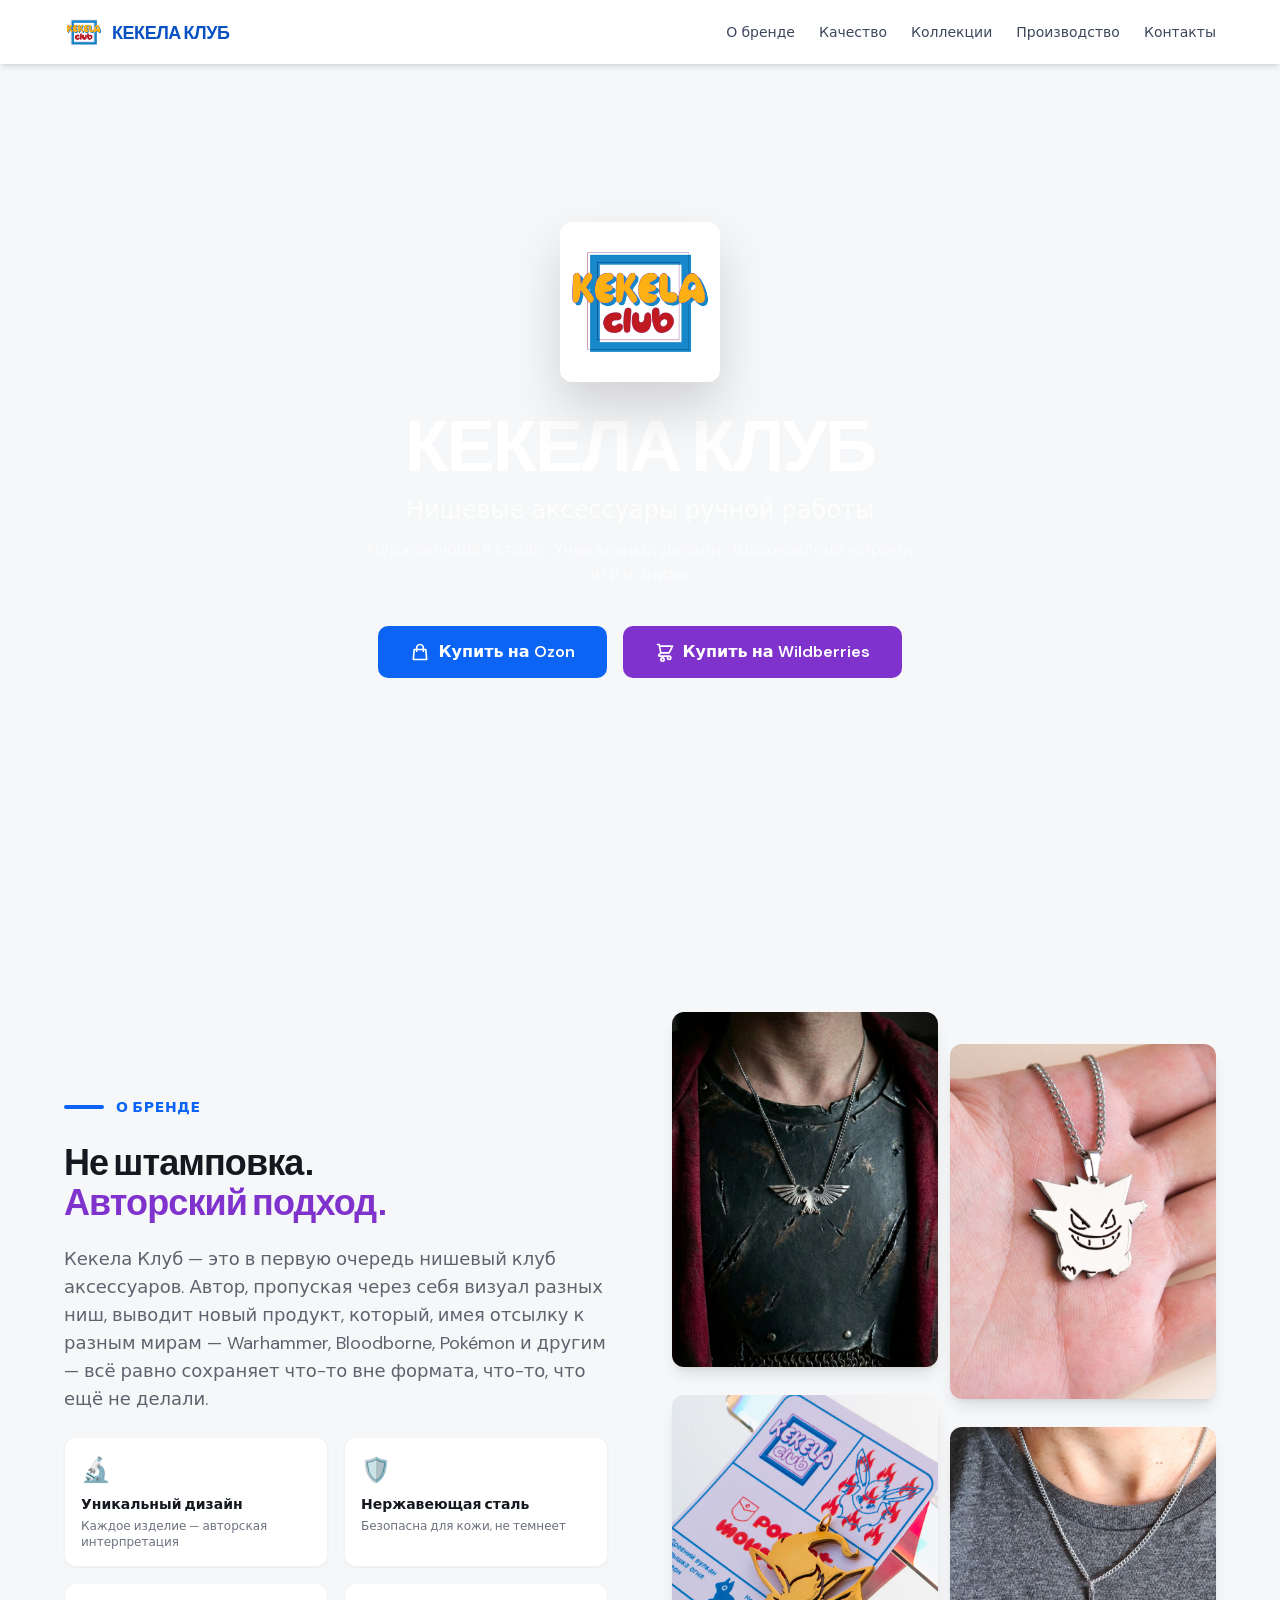
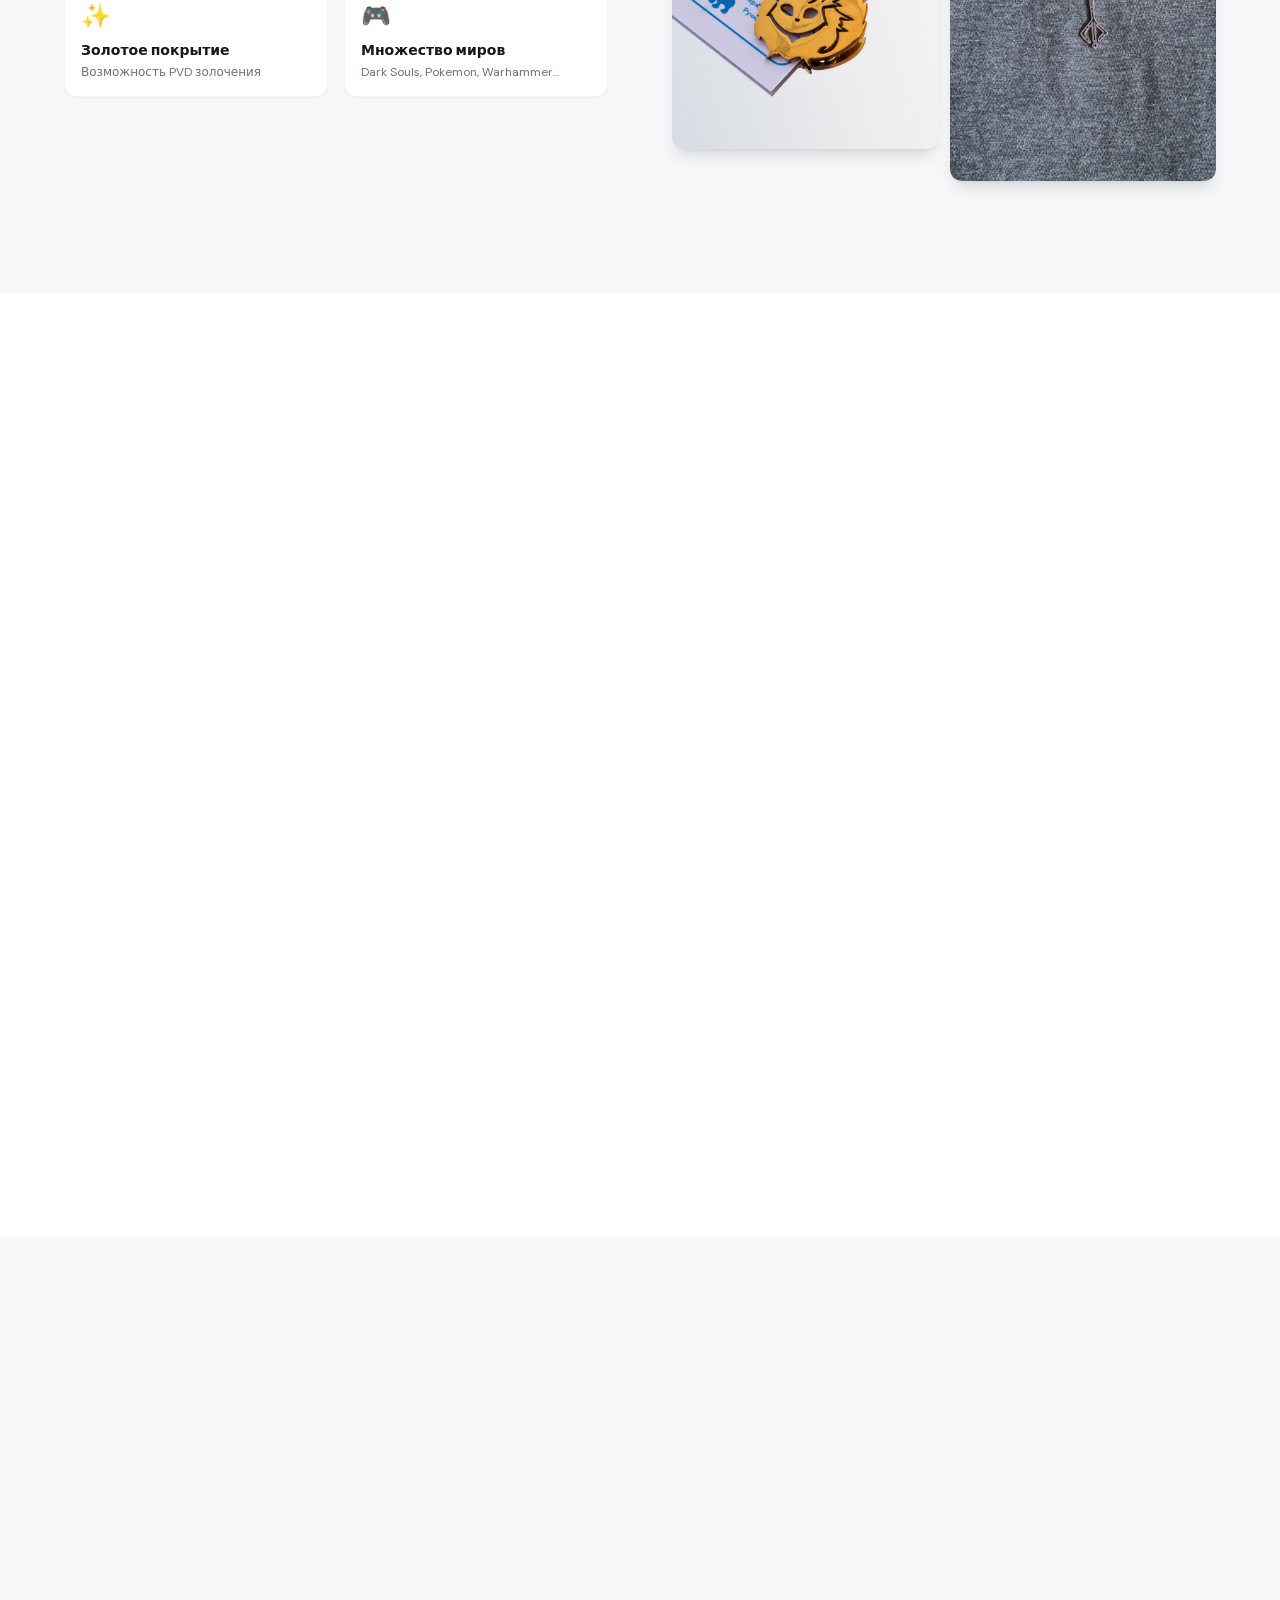
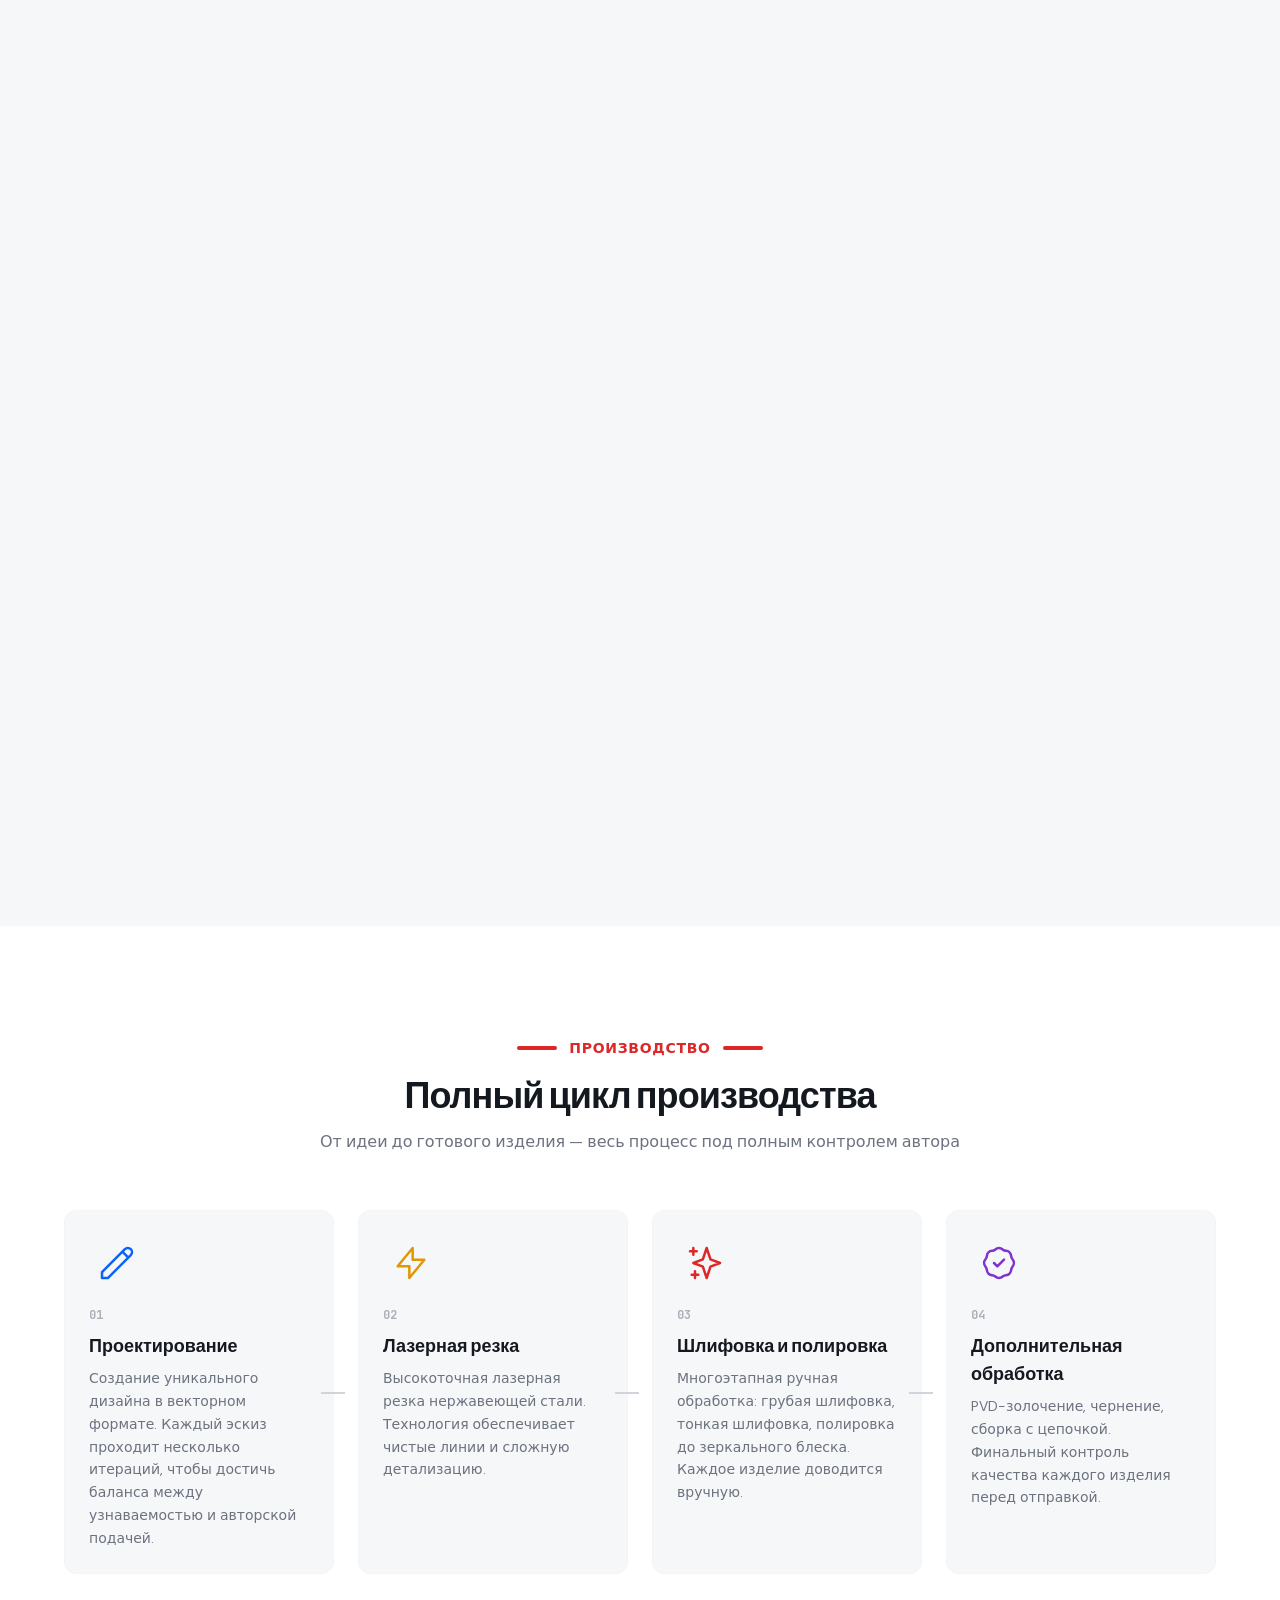
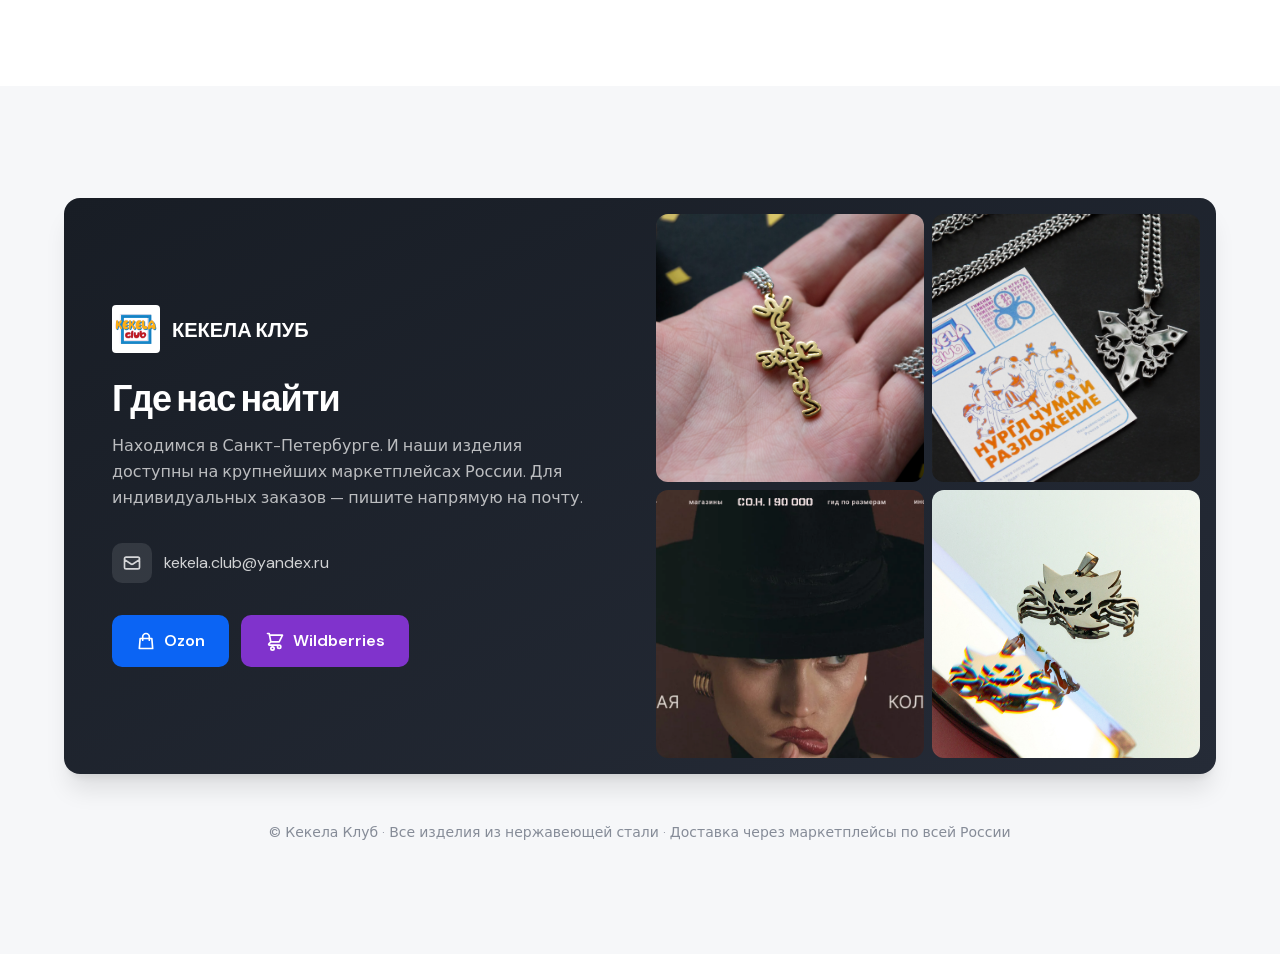
<file: index.html>
<!DOCTYPE html><html lang="ru"><head><meta charSet="utf-8"/><meta name="viewport" content="width=device-width, initial-scale=1"/><link rel="preload" href="/_next/static/media/13971731025ec697-s.p.woff2" as="font" crossorigin="" type="font/woff2"/><link rel="preload" href="/_next/static/media/636a5ac981f94f8b-s.p.woff2" as="font" crossorigin="" type="font/woff2"/><link rel="preload" href="/_next/static/media/bb3ef058b751a6ad-s.p.woff2" as="font" crossorigin="" type="font/woff2"/><link rel="stylesheet" href="/_next/static/css/e336bb02e44b6ad5.css" data-precedence="next"/><link rel="preload" as="script" fetchPriority="low" href="/_next/static/chunks/webpack-94a65342.js"/><script src="/_next/static/chunks/fd9d1056-8e0367ad.js" async=""></script><script src="/_next/static/chunks/117-74ee8e79.js" async=""></script><script src="/_next/static/chunks/main-app-bc7282a7.js" async=""></script><script src="/_next/static/chunks/145-70849d82.js" async=""></script><script src="/_next/static/chunks/app/page-8969a06a.js" async=""></script><script src="/_next/static/chunks/app/layout-61dd9205.js" async=""></script><title>Кекела Клуб — Нишевые аксессуары ручной работы</title><meta name="description" content="Авторские аксессуары из нержавеющей стали по мотивам Warhammer, Bloodborne, Pokemon и других вселенных. Ручная работа, уникальный дизайн."/><meta property="og:title" content="Кекела Клуб — Нишевые аксессуары ручной работы"/><meta property="og:description" content="Авторские аксессуары из нержавеющей стали по мотивам Warhammer, Bloodborne, Pokemon и других вселенных."/><meta property="og:image" content="http://localhost:3000/og-image.png"/><meta property="og:image:width" content="1200"/><meta property="og:image:height" content="630"/><meta name="twitter:card" content="summary_large_image"/><meta name="twitter:title" content="Кекела Клуб — Нишевые аксессуары ручной работы"/><meta name="twitter:description" content="Авторские аксессуары из нержавеющей стали по мотивам Warhammer, Bloodborne, Pokemon и других вселенных."/><meta name="twitter:image" content="http://localhost:3000/og-image.png"/><meta name="twitter:image:width" content="1200"/><meta name="twitter:image:height" content="630"/><link rel="shortcut icon" href="/favicon.svg"/><link rel="icon" href="/favicon.svg"/><meta name="next-size-adjust"/><script src="https://apps.abacus.ai/chatllm/appllm-lib.js"></script><script src="/_next/static/chunks/polyfills-42372ed130431b0a.js" noModule=""></script></head><body class="__variable_0d7163 __variable_646807 __variable_3c557b font-sans bg-[hsl(220,20%,97%)]"><script>!function(){var d=document.documentElement,c=d.classList;c.remove('light','dark');d.style.colorScheme = 'light';c.add('light')}()</script><div class="min-h-screen bg-[hsl(220,20%,97%)]"></div><script src="/_next/static/chunks/webpack-94a65342.js" async=""></script><script>(self.__next_f=self.__next_f||[]).push([0]);self.__next_f.push([2,null])</script><script>self.__next_f.push([1,"1:HL[\"/_next/static/media/13971731025ec697-s.p.woff2\",\"font\",{\"crossOrigin\":\"\",\"type\":\"font/woff2\"}]\n2:HL[\"/_next/static/media/636a5ac981f94f8b-s.p.woff2\",\"font\",{\"crossOrigin\":\"\",\"type\":\"font/woff2\"}]\n3:HL[\"/_next/static/media/bb3ef058b751a6ad-s.p.woff2\",\"font\",{\"crossOrigin\":\"\",\"type\":\"font/woff2\"}]\n4:HL[\"/_next/static/css/e336bb02e44b6ad5.css\",\"style\"]\n"])</script><script>self.__next_f.push([1,"5:I[2846,[],\"\"]\n7:I[8724,[\"145\",\"static/chunks/145-70849d82.js\",\"931\",\"static/chunks/app/page-8969a06a.js\"],\"default\"]\n8:I[2798,[\"185\",\"static/chunks/app/layout-61dd9205.js\"],\"ThemeProvider\"]\n9:I[4707,[],\"\"]\na:I[6423,[],\"\"]\nb:I[369,[\"185\",\"static/chunks/app/layout-61dd9205.js\"],\"Toaster\"]\nc:I[4215,[\"185\",\"static/chunks/app/layout-61dd9205.js\"],\"ChunkLoadErrorHandler\"]\ne:I[1060,[],\"\"]\nf:[]\n"])</script><script>self.__next_f.push([1,"0:[\"$\",\"$L5\",null,{\"buildId\":\"pSHrnedSrJ8Avmu32Fhk3\",\"assetPrefix\":\"\",\"urlParts\":[\"\",\"\"],\"initialTree\":[\"\",{\"children\":[\"__PAGE__\",{}]},\"$undefined\",\"$undefined\",true],\"initialSeedData\":[\"\",{\"children\":[\"__PAGE__\",{},[[\"$L6\",[\"$\",\"$L7\",null,{}],null],null],null]},[[[[\"$\",\"link\",\"0\",{\"rel\":\"stylesheet\",\"href\":\"/_next/static/css/e336bb02e44b6ad5.css\",\"precedence\":\"next\",\"crossOrigin\":\"$undefined\"}]],[\"$\",\"html\",null,{\"lang\":\"ru\",\"suppressHydrationWarning\":true,\"children\":[[\"$\",\"head\",null,{\"children\":[\"$\",\"script\",null,{\"src\":\"https://apps.abacus.ai/chatllm/appllm-lib.js\"}]}],[\"$\",\"body\",null,{\"className\":\"__variable_0d7163 __variable_646807 __variable_3c557b font-sans bg-[hsl(220,20%,97%)]\",\"children\":[\"$\",\"$L8\",null,{\"attribute\":\"class\",\"defaultTheme\":\"light\",\"enableSystem\":false,\"disableTransitionOnChange\":true,\"forcedTheme\":\"light\",\"children\":[[\"$\",\"$L9\",null,{\"parallelRouterKey\":\"children\",\"segmentPath\":[\"children\"],\"error\":\"$undefined\",\"errorStyles\":\"$undefined\",\"errorScripts\":\"$undefined\",\"template\":[\"$\",\"$La\",null,{}],\"templateStyles\":\"$undefined\",\"templateScripts\":\"$undefined\",\"notFound\":[[\"$\",\"title\",null,{\"children\":\"404: This page could not be found.\"}],[\"$\",\"div\",null,{\"style\":{\"fontFamily\":\"system-ui,\\\"Segoe UI\\\",Roboto,Helvetica,Arial,sans-serif,\\\"Apple Color Emoji\\\",\\\"Segoe UI Emoji\\\"\",\"height\":\"100vh\",\"textAlign\":\"center\",\"display\":\"flex\",\"flexDirection\":\"column\",\"alignItems\":\"center\",\"justifyContent\":\"center\"},\"children\":[\"$\",\"div\",null,{\"children\":[[\"$\",\"style\",null,{\"dangerouslySetInnerHTML\":{\"__html\":\"body{color:#000;background:#fff;margin:0}.next-error-h1{border-right:1px solid rgba(0,0,0,.3)}@media (prefers-color-scheme:dark){body{color:#fff;background:#000}.next-error-h1{border-right:1px solid rgba(255,255,255,.3)}}\"}}],[\"$\",\"h1\",null,{\"className\":\"next-error-h1\",\"style\":{\"display\":\"inline-block\",\"margin\":\"0 20px 0 0\",\"padding\":\"0 23px 0 0\",\"fontSize\":24,\"fontWeight\":500,\"verticalAlign\":\"top\",\"lineHeight\":\"49px\"},\"children\":\"404\"}],[\"$\",\"div\",null,{\"style\":{\"display\":\"inline-block\"},\"children\":[\"$\",\"h2\",null,{\"style\":{\"fontSize\":14,\"fontWeight\":400,\"lineHeight\":\"49px\",\"margin\":0},\"children\":\"This page could not be found.\"}]}]]}]}]],\"notFoundStyles\":[]}],[\"$\",\"$Lb\",null,{}],[\"$\",\"$Lc\",null,{}]]}]}]]}]],null],null],\"couldBeIntercepted\":false,\"initialHead\":[null,\"$Ld\"],\"globalErrorComponent\":\"$e\",\"missingSlots\":\"$Wf\"}]\n"])</script><script>self.__next_f.push([1,"d:[[\"$\",\"meta\",\"0\",{\"name\":\"viewport\",\"content\":\"width=device-width, initial-scale=1\"}],[\"$\",\"meta\",\"1\",{\"charSet\":\"utf-8\"}],[\"$\",\"title\",\"2\",{\"children\":\"Кекела Клуб — Нишевые аксессуары ручной работы\"}],[\"$\",\"meta\",\"3\",{\"name\":\"description\",\"content\":\"Авторские аксессуары из нержавеющей стали по мотивам Warhammer, Bloodborne, Pokemon и других вселенных. Ручная работа, уникальный дизайн.\"}],[\"$\",\"meta\",\"4\",{\"property\":\"og:title\",\"content\":\"Кекела Клуб — Нишевые аксессуары ручной работы\"}],[\"$\",\"meta\",\"5\",{\"property\":\"og:description\",\"content\":\"Авторские аксессуары из нержавеющей стали по мотивам Warhammer, Bloodborne, Pokemon и других вселенных.\"}],[\"$\",\"meta\",\"6\",{\"property\":\"og:image\",\"content\":\"http://localhost:3000/og-image.png\"}],[\"$\",\"meta\",\"7\",{\"property\":\"og:image:width\",\"content\":\"1200\"}],[\"$\",\"meta\",\"8\",{\"property\":\"og:image:height\",\"content\":\"630\"}],[\"$\",\"meta\",\"9\",{\"name\":\"twitter:card\",\"content\":\"summary_large_image\"}],[\"$\",\"meta\",\"10\",{\"name\":\"twitter:title\",\"content\":\"Кекела Клуб — Нишевые аксессуары ручной работы\"}],[\"$\",\"meta\",\"11\",{\"name\":\"twitter:description\",\"content\":\"Авторские аксессуары из нержавеющей стали по мотивам Warhammer, Bloodborne, Pokemon и других вселенных.\"}],[\"$\",\"meta\",\"12\",{\"name\":\"twitter:image\",\"content\":\"http://localhost:3000/og-image.png\"}],[\"$\",\"meta\",\"13\",{\"name\":\"twitter:image:width\",\"content\":\"1200\"}],[\"$\",\"meta\",\"14\",{\"name\":\"twitter:image:height\",\"content\":\"630\"}],[\"$\",\"link\",\"15\",{\"rel\":\"shortcut icon\",\"href\":\"/favicon.svg\"}],[\"$\",\"link\",\"16\",{\"rel\":\"icon\",\"href\":\"/favicon.svg\"}],[\"$\",\"meta\",\"17\",{\"name\":\"next-size-adjust\"}]]\n6:null\n"])</script></body></html>
</file>
<file: _next/static/css/e336bb02e44b6ad5.css>
@font-face{font-family:__DM_Sans_0d7163;font-style:normal;font-weight:100 1000;font-display:swap;src:url(/_next/static/media/7ab938503e4547a1-s.woff2) format("woff2");unicode-range:u+0100-02ba,u+02bd-02c5,u+02c7-02cc,u+02ce-02d7,u+02dd-02ff,u+0304,u+0308,u+0329,u+1d00-1dbf,u+1e00-1e9f,u+1ef2-1eff,u+2020,u+20a0-20ab,u+20ad-20c0,u+2113,u+2c60-2c7f,u+a720-a7ff}@font-face{font-family:__DM_Sans_0d7163;font-style:normal;font-weight:100 1000;font-display:swap;src:url(/_next/static/media/13971731025ec697-s.p.woff2) format("woff2");unicode-range:u+00??,u+0131,u+0152-0153,u+02bb-02bc,u+02c6,u+02da,u+02dc,u+0304,u+0308,u+0329,u+2000-206f,u+20ac,u+2122,u+2191,u+2193,u+2212,u+2215,u+feff,u+fffd}@font-face{font-family:__DM_Sans_Fallback_0d7163;src:local("Arial");ascent-override:94.90%;descent-override:29.66%;line-gap-override:0.00%;size-adjust:104.53%}.__className_0d7163{font-family:__DM_Sans_0d7163,__DM_Sans_Fallback_0d7163;font-style:normal}.__variable_0d7163{--font-sans:"__DM_Sans_0d7163","__DM_Sans_Fallback_0d7163"}@font-face{font-family:__Plus_Jakarta_Sans_646807;font-style:normal;font-weight:200 800;font-display:swap;src:url(/_next/static/media/6fe53d21e6e7ebd8-s.woff2) format("woff2");unicode-range:u+0460-052f,u+1c80-1c8a,u+20b4,u+2de0-2dff,u+a640-a69f,u+fe2e-fe2f}@font-face{font-family:__Plus_Jakarta_Sans_646807;font-style:normal;font-weight:200 800;font-display:swap;src:url(/_next/static/media/8ebc6e9dde468c4a-s.woff2) format("woff2");unicode-range:u+0102-0103,u+0110-0111,u+0128-0129,u+0168-0169,u+01a0-01a1,u+01af-01b0,u+0300-0301,u+0303-0304,u+0308-0309,u+0323,u+0329,u+1ea0-1ef9,u+20ab}@font-face{font-family:__Plus_Jakarta_Sans_646807;font-style:normal;font-weight:200 800;font-display:swap;src:url(/_next/static/media/9e7b0a821b9dfcb4-s.woff2) format("woff2");unicode-range:u+0100-02ba,u+02bd-02c5,u+02c7-02cc,u+02ce-02d7,u+02dd-02ff,u+0304,u+0308,u+0329,u+1d00-1dbf,u+1e00-1e9f,u+1ef2-1eff,u+2020,u+20a0-20ab,u+20ad-20c0,u+2113,u+2c60-2c7f,u+a720-a7ff}@font-face{font-family:__Plus_Jakarta_Sans_646807;font-style:normal;font-weight:200 800;font-display:swap;src:url(/_next/static/media/636a5ac981f94f8b-s.p.woff2) format("woff2");unicode-range:u+00??,u+0131,u+0152-0153,u+02bb-02bc,u+02c6,u+02da,u+02dc,u+0304,u+0308,u+0329,u+2000-206f,u+20ac,u+2122,u+2191,u+2193,u+2212,u+2215,u+feff,u+fffd}@font-face{font-family:__Plus_Jakarta_Sans_Fallback_646807;src:local("Arial");ascent-override:98.88%;descent-override:21.15%;line-gap-override:0.00%;size-adjust:104.98%}.__className_646807{font-family:__Plus_Jakarta_Sans_646807,__Plus_Jakarta_Sans_Fallback_646807;font-style:normal}.__variable_646807{--font-display:"__Plus_Jakarta_Sans_646807","__Plus_Jakarta_Sans_Fallback_646807"}@font-face{font-family:__JetBrains_Mono_3c557b;font-style:normal;font-weight:100 800;font-display:swap;src:url(/_next/static/media/886030b0b59bc5a7-s.woff2) format("woff2");unicode-range:u+0460-052f,u+1c80-1c8a,u+20b4,u+2de0-2dff,u+a640-a69f,u+fe2e-fe2f}@font-face{font-family:__JetBrains_Mono_3c557b;font-style:normal;font-weight:100 800;font-display:swap;src:url(/_next/static/media/0aa834ed78bf6d07-s.woff2) format("woff2");unicode-range:u+0301,u+0400-045f,u+0490-0491,u+04b0-04b1,u+2116}@font-face{font-family:__JetBrains_Mono_3c557b;font-style:normal;font-weight:100 800;font-display:swap;src:url(/_next/static/media/67957d42bae0796d-s.woff2) format("woff2");unicode-range:u+0370-0377,u+037a-037f,u+0384-038a,u+038c,u+038e-03a1,u+03a3-03ff}@font-face{font-family:__JetBrains_Mono_3c557b;font-style:normal;font-weight:100 800;font-display:swap;src:url(/_next/static/media/f911b923c6adde36-s.woff2) format("woff2");unicode-range:u+0102-0103,u+0110-0111,u+0128-0129,u+0168-0169,u+01a0-01a1,u+01af-01b0,u+0300-0301,u+0303-0304,u+0308-0309,u+0323,u+0329,u+1ea0-1ef9,u+20ab}@font-face{font-family:__JetBrains_Mono_3c557b;font-style:normal;font-weight:100 800;font-display:swap;src:url(/_next/static/media/939c4f875ee75fbb-s.woff2) format("woff2");unicode-range:u+0100-02ba,u+02bd-02c5,u+02c7-02cc,u+02ce-02d7,u+02dd-02ff,u+0304,u+0308,u+0329,u+1d00-1dbf,u+1e00-1e9f,u+1ef2-1eff,u+2020,u+20a0-20ab,u+20ad-20c0,u+2113,u+2c60-2c7f,u+a720-a7ff}@font-face{font-family:__JetBrains_Mono_3c557b;font-style:normal;font-weight:100 800;font-display:swap;src:url(/_next/static/media/bb3ef058b751a6ad-s.p.woff2) format("woff2");unicode-range:u+00??,u+0131,u+0152-0153,u+02bb-02bc,u+02c6,u+02da,u+02dc,u+0304,u+0308,u+0329,u+2000-206f,u+20ac,u+2122,u+2191,u+2193,u+2212,u+2215,u+feff,u+fffd}@font-face{font-family:__JetBrains_Mono_Fallback_3c557b;src:local("Arial");ascent-override:75.79%;descent-override:22.29%;line-gap-override:0.00%;size-adjust:134.59%}.__className_3c557b{font-family:__JetBrains_Mono_3c557b,__JetBrains_Mono_Fallback_3c557b;font-style:normal}.__variable_3c557b{--font-mono:"__JetBrains_Mono_3c557b","__JetBrains_Mono_Fallback_3c557b"}

/*
! tailwindcss v3.3.3 | MIT License | https://tailwindcss.com
*/*,:after,:before{box-sizing:border-box;border:0 solid #e5e7eb}:after,:before{--tw-content:""}html{line-height:1.5;-webkit-text-size-adjust:100%;-moz-tab-size:4;-o-tab-size:4;tab-size:4;font-family:var(--font-sans),system-ui,sans-serif;font-feature-settings:normal;font-variation-settings:normal}body{margin:0;line-height:inherit}hr{height:0;color:inherit;border-top-width:1px}abbr:where([title]){-webkit-text-decoration:underline dotted;text-decoration:underline dotted}h1,h2,h3,h4,h5,h6{font-size:inherit;font-weight:inherit}a{color:inherit;text-decoration:inherit}b,strong{font-weight:bolder}code,kbd,pre,samp{font-family:var(--font-mono),ui-monospace,monospace;font-size:1em}small{font-size:80%}sub,sup{font-size:75%;line-height:0;position:relative;vertical-align:baseline}sub{bottom:-.25em}sup{top:-.5em}table{text-indent:0;border-color:inherit;border-collapse:collapse}button,input,optgroup,select,textarea{font-family:inherit;font-feature-settings:inherit;font-variation-settings:inherit;font-size:100%;font-weight:inherit;line-height:inherit;color:inherit;margin:0;padding:0}button,select{text-transform:none}[type=button],[type=reset],[type=submit],button{-webkit-appearance:button;background-color:transparent;background-image:none}:-moz-focusring{outline:auto}:-moz-ui-invalid{box-shadow:none}progress{vertical-align:baseline}::-webkit-inner-spin-button,::-webkit-outer-spin-button{height:auto}[type=search]{-webkit-appearance:textfield;outline-offset:-2px}::-webkit-search-decoration{-webkit-appearance:none}::-webkit-file-upload-button{-webkit-appearance:button;font:inherit}summary{display:list-item}blockquote,dd,dl,figure,h1,h2,h3,h4,h5,h6,hr,p,pre{margin:0}fieldset{margin:0}fieldset,legend{padding:0}menu,ol,ul{list-style:none;margin:0;padding:0}dialog{padding:0}textarea{resize:vertical}input::-moz-placeholder,textarea::-moz-placeholder{opacity:1;color:#9ca3af}input::placeholder,textarea::placeholder{opacity:1;color:#9ca3af}[role=button],button{cursor:pointer}:disabled{cursor:default}audio,canvas,embed,iframe,img,object,svg,video{display:block;vertical-align:middle}img,video{max-width:100%;height:auto}[hidden]{display:none}:root{--background:220 20% 97%;--foreground:220 20% 10%;--card:0 0% 100%;--card-foreground:220 20% 10%;--popover:0 0% 100%;--popover-foreground:220 20% 10%;--primary:217 91% 50%;--primary-foreground:0 0% 100%;--secondary:40 96% 53%;--secondary-foreground:220 20% 10%;--muted:220 14% 92%;--muted-foreground:220 8% 46%;--accent:270 60% 50%;--accent-foreground:0 0% 100%;--destructive:0 84% 60%;--destructive-foreground:0 0% 98%;--border:220 13% 88%;--input:220 13% 88%;--ring:217 91% 50%;--radius:0.625rem;--radius-sm:calc(0.625rem - 4px);--radius-lg:calc(0.625rem + 4px);--radius-full:9999px;--spacing-xs:4px;--spacing-sm:8px;--spacing-md:16px;--spacing-lg:24px;--spacing-xl:32px;--spacing-2xl:48px;--spacing-3xl:64px;--shadow-sm:0 1px 2px 0 rgba(0,0,0,.03),0 1px 3px 0 rgba(0,0,0,.06);--shadow-md:0 4px 6px -1px rgba(0,0,0,.05),0 2px 4px -2px rgba(0,0,0,.05);--shadow-lg:0 10px 15px -3px rgba(0,0,0,.07),0 4px 6px -4px rgba(0,0,0,.05);--duration-fast:150ms;--duration-normal:250ms;--duration-slow:350ms;--chart-1:217 91% 50%;--chart-2:40 96% 53%;--chart-3:0 72% 51%;--chart-4:270 60% 50%;--chart-5:173 58% 39%}*,:after,:before{--tw-border-spacing-x:0;--tw-border-spacing-y:0;--tw-translate-x:0;--tw-translate-y:0;--tw-rotate:0;--tw-skew-x:0;--tw-skew-y:0;--tw-scale-x:1;--tw-scale-y:1;--tw-pan-x: ;--tw-pan-y: ;--tw-pinch-zoom: ;--tw-scroll-snap-strictness:proximity;--tw-gradient-from-position: ;--tw-gradient-via-position: ;--tw-gradient-to-position: ;--tw-ordinal: ;--tw-slashed-zero: ;--tw-numeric-figure: ;--tw-numeric-spacing: ;--tw-numeric-fraction: ;--tw-ring-inset: ;--tw-ring-offset-width:0px;--tw-ring-offset-color:#fff;--tw-ring-color:rgba(59,130,246,.5);--tw-ring-offset-shadow:0 0 #0000;--tw-ring-shadow:0 0 #0000;--tw-shadow:0 0 #0000;--tw-shadow-colored:0 0 #0000;--tw-blur: ;--tw-brightness: ;--tw-contrast: ;--tw-grayscale: ;--tw-hue-rotate: ;--tw-invert: ;--tw-saturate: ;--tw-sepia: ;--tw-drop-shadow: ;--tw-backdrop-blur: ;--tw-backdrop-brightness: ;--tw-backdrop-contrast: ;--tw-backdrop-grayscale: ;--tw-backdrop-hue-rotate: ;--tw-backdrop-invert: ;--tw-backdrop-opacity: ;--tw-backdrop-saturate: ;--tw-backdrop-sepia: }::backdrop{--tw-border-spacing-x:0;--tw-border-spacing-y:0;--tw-translate-x:0;--tw-translate-y:0;--tw-rotate:0;--tw-skew-x:0;--tw-skew-y:0;--tw-scale-x:1;--tw-scale-y:1;--tw-pan-x: ;--tw-pan-y: ;--tw-pinch-zoom: ;--tw-scroll-snap-strictness:proximity;--tw-gradient-from-position: ;--tw-gradient-via-position: ;--tw-gradient-to-position: ;--tw-ordinal: ;--tw-slashed-zero: ;--tw-numeric-figure: ;--tw-numeric-spacing: ;--tw-numeric-fraction: ;--tw-ring-inset: ;--tw-ring-offset-width:0px;--tw-ring-offset-color:#fff;--tw-ring-color:rgba(59,130,246,.5);--tw-ring-offset-shadow:0 0 #0000;--tw-ring-shadow:0 0 #0000;--tw-shadow:0 0 #0000;--tw-shadow-colored:0 0 #0000;--tw-blur: ;--tw-brightness: ;--tw-contrast: ;--tw-grayscale: ;--tw-hue-rotate: ;--tw-invert: ;--tw-saturate: ;--tw-sepia: ;--tw-drop-shadow: ;--tw-backdrop-blur: ;--tw-backdrop-brightness: ;--tw-backdrop-contrast: ;--tw-backdrop-grayscale: ;--tw-backdrop-hue-rotate: ;--tw-backdrop-invert: ;--tw-backdrop-opacity: ;--tw-backdrop-saturate: ;--tw-backdrop-sepia: }.sr-only{position:absolute;width:1px;height:1px;padding:0;margin:-1px;overflow:hidden;clip:rect(0,0,0,0);white-space:nowrap;border-width:0}.pointer-events-none{pointer-events:none}.pointer-events-auto{pointer-events:auto}.visible{visibility:visible}.invisible{visibility:hidden}.fixed{position:fixed}.absolute{position:absolute}.relative{position:relative}.sticky{position:sticky}.inset-0{inset:0}.inset-x-0{left:0;right:0}.inset-y-0{top:0;bottom:0}.-bottom-12{bottom:-3rem}.-left-12{left:-3rem}.-right-12{right:-3rem}.-right-3{right:-.75rem}.-top-12{top:-3rem}.bottom-0{bottom:0}.bottom-8{bottom:2rem}.left-0{left:0}.left-1{left:.25rem}.left-1\/2{left:50%}.left-2{left:.5rem}.left-\[50\%\]{left:50%}.right-0{right:0}.right-1{right:.25rem}.right-2{right:.5rem}.right-4{right:1rem}.top-0{top:0}.top-1\/2{top:50%}.top-2{top:.5rem}.top-4{top:1rem}.top-\[1px\]{top:1px}.top-\[50\%\]{top:50%}.top-\[60\%\]{top:60%}.top-full{top:100%}.z-0{z-index:0}.z-10{z-index:10}.z-30{z-index:30}.z-40{z-index:40}.z-50{z-index:50}.z-\[100\]{z-index:100}.z-\[1\]{z-index:1}.-mx-1{margin-left:-.25rem;margin-right:-.25rem}.mx-auto{margin-left:auto;margin-right:auto}.my-1{margin-top:.25rem;margin-bottom:.25rem}.-ml-4{margin-left:-1rem}.-mt-4{margin-top:-1rem}.mb-1{margin-bottom:.25rem}.mb-10{margin-bottom:2.5rem}.mb-12{margin-bottom:3rem}.mb-14{margin-bottom:3.5rem}.mb-2{margin-bottom:.5rem}.mb-3{margin-bottom:.75rem}.mb-4{margin-bottom:1rem}.mb-6{margin-bottom:1.5rem}.mb-8{margin-bottom:2rem}.ml-1{margin-left:.25rem}.ml-auto{margin-left:auto}.mr-2{margin-right:.5rem}.mt-1{margin-top:.25rem}.mt-1\.5{margin-top:.375rem}.mt-12{margin-top:3rem}.mt-2{margin-top:.5rem}.mt-24{margin-top:6rem}.mt-4{margin-top:1rem}.mt-8{margin-top:2rem}.mt-auto{margin-top:auto}.block{display:block}.flex{display:flex}.inline-flex{display:inline-flex}.table{display:table}.grid{display:grid}.hidden{display:none}.aspect-\[3\/4\]{aspect-ratio:3/4}.aspect-square{aspect-ratio:1/1}.h-0{height:0}.h-0\.5{height:.125rem}.h-1{height:.25rem}.h-1\.5{height:.375rem}.h-10{height:2.5rem}.h-11{height:2.75rem}.h-12{height:3rem}.h-14{height:3.5rem}.h-16{height:4rem}.h-2{height:.5rem}.h-2\.5{height:.625rem}.h-3{height:.75rem}.h-3\.5{height:.875rem}.h-32{height:8rem}.h-4{height:1rem}.h-5{height:1.25rem}.h-6{height:1.5rem}.h-7{height:1.75rem}.h-8{height:2rem}.h-9{height:2.25rem}.h-\[1px\]{height:1px}.h-\[var\(--radix-navigation-menu-viewport-height\)\]{height:var(--radix-navigation-menu-viewport-height)}.h-\[var\(--radix-select-trigger-height\)\]{height:var(--radix-select-trigger-height)}.h-auto{height:auto}.h-full{height:100%}.h-px{height:1px}.max-h-96{max-height:24rem}.max-h-\[300px\]{max-height:300px}.max-h-screen{max-height:100vh}.min-h-\[80px\]{min-height:80px}.min-h-screen{min-height:100vh}.w-10{width:2.5rem}.w-11{width:2.75rem}.w-12{width:3rem}.w-14{width:3.5rem}.w-2{width:.5rem}.w-2\.5{width:.625rem}.w-3{width:.75rem}.w-3\.5{width:.875rem}.w-3\/4{width:75%}.w-32{width:8rem}.w-4{width:1rem}.w-5{width:1.25rem}.w-6{width:1.5rem}.w-64{width:16rem}.w-7{width:1.75rem}.w-72{width:18rem}.w-8{width:2rem}.w-9{width:2.25rem}.w-\[100px\]{width:100px}.w-\[1px\]{width:1px}.w-\[300px\]{width:300px}.w-auto{width:auto}.w-full{width:100%}.w-max{width:-moz-max-content;width:max-content}.w-px{width:1px}.min-w-0{min-width:0}.min-w-\[12rem\]{min-width:12rem}.min-w-\[8rem\]{min-width:8rem}.min-w-\[var\(--radix-select-trigger-width\)\]{min-width:var(--radix-select-trigger-width)}.max-w-2xl{max-width:42rem}.max-w-4xl{max-width:56rem}.max-w-6xl{max-width:72rem}.max-w-7xl{max-width:80rem}.max-w-\[1200px\]{max-width:1200px}.max-w-full{max-width:100%}.max-w-lg{max-width:32rem}.max-w-max{max-width:-moz-max-content;max-width:max-content}.max-w-md{max-width:28rem}.max-w-xl{max-width:36rem}.flex-1{flex:1 1 0%}.shrink-0{flex-shrink:0}.grow{flex-grow:1}.grow-0{flex-grow:0}.basis-full{flex-basis:100%}.caption-bottom{caption-side:bottom}.border-collapse{border-collapse:collapse}.-translate-x-1\/2{--tw-translate-x:-50%}.-translate-x-1\/2,.-translate-x-full{transform:translate(var(--tw-translate-x),var(--tw-translate-y)) rotate(var(--tw-rotate)) skewX(var(--tw-skew-x)) skewY(var(--tw-skew-y)) scaleX(var(--tw-scale-x)) scaleY(var(--tw-scale-y))}.-translate-x-full{--tw-translate-x:-100%}.-translate-y-1\/2{--tw-translate-y:-50%}.-translate-y-1\/2,.-translate-y-2{transform:translate(var(--tw-translate-x),var(--tw-translate-y)) rotate(var(--tw-rotate)) skewX(var(--tw-skew-x)) skewY(var(--tw-skew-y)) scaleX(var(--tw-scale-x)) scaleY(var(--tw-scale-y))}.-translate-y-2{--tw-translate-y:-0.5rem}.translate-x-0{--tw-translate-x:0px}.translate-x-0,.translate-x-\[-50\%\]{transform:translate(var(--tw-translate-x),var(--tw-translate-y)) rotate(var(--tw-rotate)) skewX(var(--tw-skew-x)) skewY(var(--tw-skew-y)) scaleX(var(--tw-scale-x)) scaleY(var(--tw-scale-y))}.translate-x-\[-50\%\]{--tw-translate-x:-50%}.translate-y-0{--tw-translate-y:0px}.translate-y-0,.translate-y-10{transform:translate(var(--tw-translate-x),var(--tw-translate-y)) rotate(var(--tw-rotate)) skewX(var(--tw-skew-x)) skewY(var(--tw-skew-y)) scaleX(var(--tw-scale-x)) scaleY(var(--tw-scale-y))}.translate-y-10{--tw-translate-y:2.5rem}.translate-y-2{--tw-translate-y:0.5rem}.translate-y-2,.translate-y-\[-50\%\]{transform:translate(var(--tw-translate-x),var(--tw-translate-y)) rotate(var(--tw-rotate)) skewX(var(--tw-skew-x)) skewY(var(--tw-skew-y)) scaleX(var(--tw-scale-x)) scaleY(var(--tw-scale-y))}.translate-y-\[-50\%\]{--tw-translate-y:-50%}.-rotate-45{--tw-rotate:-45deg}.-rotate-45,.rotate-0{transform:translate(var(--tw-translate-x),var(--tw-translate-y)) rotate(var(--tw-rotate)) skewX(var(--tw-skew-x)) skewY(var(--tw-skew-y)) scaleX(var(--tw-scale-x)) scaleY(var(--tw-scale-y))}.rotate-0{--tw-rotate:0deg}.rotate-45{--tw-rotate:45deg}.rotate-45,.rotate-90{transform:translate(var(--tw-translate-x),var(--tw-translate-y)) rotate(var(--tw-rotate)) skewX(var(--tw-skew-x)) skewY(var(--tw-skew-y)) scaleX(var(--tw-scale-x)) scaleY(var(--tw-scale-y))}.rotate-90{--tw-rotate:90deg}.scale-0{--tw-scale-x:0;--tw-scale-y:0}.scale-0,.scale-100{transform:translate(var(--tw-translate-x),var(--tw-translate-y)) rotate(var(--tw-rotate)) skewX(var(--tw-skew-x)) skewY(var(--tw-skew-y)) scaleX(var(--tw-scale-x)) scaleY(var(--tw-scale-y))}.scale-100{--tw-scale-x:1;--tw-scale-y:1}.transform{transform:translate(var(--tw-translate-x),var(--tw-translate-y)) rotate(var(--tw-rotate)) skewX(var(--tw-skew-x)) skewY(var(--tw-skew-y)) scaleX(var(--tw-scale-x)) scaleY(var(--tw-scale-y))}@keyframes bounce{0%,to{transform:translateY(-25%);animation-timing-function:cubic-bezier(.8,0,1,1)}50%{transform:none;animation-timing-function:cubic-bezier(0,0,.2,1)}}.animate-bounce{animation:bounce 1s infinite}@keyframes pulse{50%{opacity:.5}}.animate-pulse{animation:pulse 2s cubic-bezier(.4,0,.6,1) infinite}@keyframes spin{to{transform:rotate(1turn)}}.animate-spin{animation:spin 1s linear infinite}.cursor-default{cursor:default}.cursor-pointer{cursor:pointer}.touch-none{touch-action:none}.select-none{-webkit-user-select:none;-moz-user-select:none;user-select:none}.scroll-mt-28{scroll-margin-top:7rem}.list-none{list-style-type:none}.grid-cols-1{grid-template-columns:repeat(1,minmax(0,1fr))}.grid-cols-2{grid-template-columns:repeat(2,minmax(0,1fr))}.flex-row{flex-direction:row}.flex-col{flex-direction:column}.flex-col-reverse{flex-direction:column-reverse}.flex-wrap{flex-wrap:wrap}.items-start{align-items:flex-start}.items-end{align-items:flex-end}.items-center{align-items:center}.justify-start{justify-content:flex-start}.justify-center{justify-content:center}.justify-between{justify-content:space-between}.gap-1{gap:.25rem}.gap-1\.5{gap:.375rem}.gap-12{gap:3rem}.gap-2{gap:.5rem}.gap-3{gap:.75rem}.gap-4{gap:1rem}.gap-6{gap:1.5rem}.space-x-1>:not([hidden])~:not([hidden]){--tw-space-x-reverse:0;margin-right:calc(.25rem * var(--tw-space-x-reverse));margin-left:calc(.25rem * calc(1 - var(--tw-space-x-reverse)))}.space-x-2>:not([hidden])~:not([hidden]){--tw-space-x-reverse:0;margin-right:calc(.5rem * var(--tw-space-x-reverse));margin-left:calc(.5rem * calc(1 - var(--tw-space-x-reverse)))}.space-x-4>:not([hidden])~:not([hidden]){--tw-space-x-reverse:0;margin-right:calc(1rem * var(--tw-space-x-reverse));margin-left:calc(1rem * calc(1 - var(--tw-space-x-reverse)))}.space-y-0>:not([hidden])~:not([hidden]){--tw-space-y-reverse:0;margin-top:calc(0px * calc(1 - var(--tw-space-y-reverse)));margin-bottom:calc(0px * var(--tw-space-y-reverse))}.space-y-1>:not([hidden])~:not([hidden]){--tw-space-y-reverse:0;margin-top:calc(.25rem * calc(1 - var(--tw-space-y-reverse)));margin-bottom:calc(.25rem * var(--tw-space-y-reverse))}.space-y-1\.5>:not([hidden])~:not([hidden]){--tw-space-y-reverse:0;margin-top:calc(.375rem * calc(1 - var(--tw-space-y-reverse)));margin-bottom:calc(.375rem * var(--tw-space-y-reverse))}.space-y-2>:not([hidden])~:not([hidden]){--tw-space-y-reverse:0;margin-top:calc(.5rem * calc(1 - var(--tw-space-y-reverse)));margin-bottom:calc(.5rem * var(--tw-space-y-reverse))}.space-y-4>:not([hidden])~:not([hidden]){--tw-space-y-reverse:0;margin-top:calc(1rem * calc(1 - var(--tw-space-y-reverse)));margin-bottom:calc(1rem * var(--tw-space-y-reverse))}.overflow-auto{overflow:auto}.overflow-hidden{overflow:hidden}.overflow-y-auto{overflow-y:auto}.overflow-x-hidden{overflow-x:hidden}.whitespace-nowrap{white-space:nowrap}.break-words{overflow-wrap:break-word}.rounded{border-radius:.25rem}.rounded-2xl{border-radius:1rem}.rounded-\[inherit\]{border-radius:inherit}.rounded-full{border-radius:9999px}.rounded-lg{border-radius:var(--radius)}.rounded-md{border-radius:calc(var(--radius) - 2px)}.rounded-sm{border-radius:calc(var(--radius) - 4px)}.rounded-xl{border-radius:.75rem}.rounded-t-\[10px\]{border-top-left-radius:10px;border-top-right-radius:10px}.rounded-tl-sm{border-top-left-radius:calc(var(--radius) - 4px)}.border{border-width:1px}.border-2{border-width:2px}.border-y{border-top-width:1px}.border-b,.border-y{border-bottom-width:1px}.border-l{border-left-width:1px}.border-r{border-right-width:1px}.border-t{border-top-width:1px}.border-black\/10{border-color:rgba(0,0,0,.1)}.border-black\/\[0\.08\]{border-color:rgba(0,0,0,.08)}.border-destructive{border-color:hsl(var(--destructive))}.border-destructive\/50{border-color:hsl(var(--destructive)/.5)}.border-emerald-500{--tw-border-opacity:1;border-color:rgb(16 185 129/var(--tw-border-opacity))}.border-gray-100{--tw-border-opacity:1;border-color:rgb(243 244 246/var(--tw-border-opacity))}.border-gray-200{--tw-border-opacity:1;border-color:rgb(229 231 235/var(--tw-border-opacity))}.border-input{border-color:hsl(var(--input))}.border-primary{border-color:hsl(var(--primary))}.border-transparent{border-color:transparent}.border-white\/20{border-color:hsla(0,0%,100%,.2)}.border-l-transparent{border-left-color:transparent}.border-t-transparent{border-top-color:transparent}.bg-\[hsl\(0\2c 72\%\2c 51\%\)\]{--tw-bg-opacity:1;background-color:hsl(0 72% 51%/var(--tw-bg-opacity))}.bg-\[hsl\(217\2c 91\%\2c 50\%\)\]{--tw-bg-opacity:1;background-color:hsl(217 91% 50%/var(--tw-bg-opacity))}.bg-\[hsl\(220\2c 20\%\2c 10\%\)\]{--tw-bg-opacity:1;background-color:hsl(220 20% 10%/var(--tw-bg-opacity))}.bg-\[hsl\(220\2c 20\%\2c 97\%\)\]{--tw-bg-opacity:1;background-color:hsl(220 20% 97%/var(--tw-bg-opacity))}.bg-\[hsl\(270\2c 60\%\2c 50\%\)\]{--tw-bg-opacity:1;background-color:hsl(270 60% 50%/var(--tw-bg-opacity))}.bg-\[hsl\(40\2c 96\%\2c 53\%\)\]{--tw-bg-opacity:1;background-color:hsl(40 96% 53%/var(--tw-bg-opacity))}.bg-accent{background-color:hsl(var(--accent))}.bg-background{background-color:hsl(var(--background))}.bg-background\/80{background-color:hsl(var(--background)/.8)}.bg-black\/0{background-color:transparent}.bg-black\/80{background-color:rgba(0,0,0,.8)}.bg-black\/\[0\.04\]{background-color:rgba(0,0,0,.04)}.bg-black\/\[0\.06\]{background-color:rgba(0,0,0,.06)}.bg-border{background-color:hsl(var(--border))}.bg-card{background-color:hsl(var(--card))}.bg-card\/80{background-color:hsl(var(--card)/.8)}.bg-destructive{background-color:hsl(var(--destructive))}.bg-foreground{background-color:hsl(var(--foreground))}.bg-gray-300{--tw-bg-opacity:1;background-color:rgb(209 213 219/var(--tw-bg-opacity))}.bg-muted{background-color:hsl(var(--muted))}.bg-muted\/50{background-color:hsl(var(--muted)/.5)}.bg-popover{background-color:hsl(var(--popover))}.bg-primary{background-color:hsl(var(--primary))}.bg-secondary{background-color:hsl(var(--secondary))}.bg-transparent{background-color:transparent}.bg-white{--tw-bg-opacity:1;background-color:rgb(255 255 255/var(--tw-bg-opacity))}.bg-white\/10{background-color:hsla(0,0%,100%,.1)}.bg-white\/95{background-color:hsla(0,0%,100%,.95)}.bg-gradient-to-b{background-image:linear-gradient(to bottom,var(--tw-gradient-stops))}.bg-gradient-to-br{background-image:linear-gradient(to bottom right,var(--tw-gradient-stops))}.bg-gradient-to-r{background-image:linear-gradient(to right,var(--tw-gradient-stops))}.bg-gradient-to-t{background-image:linear-gradient(to top,var(--tw-gradient-stops))}.from-\[hsl\(220\2c 20\%\2c 12\%\)\]{--tw-gradient-from:#181d25 var(--tw-gradient-from-position);--tw-gradient-to:rgba(24,29,37,0) var(--tw-gradient-to-position);--tw-gradient-stops:var(--tw-gradient-from),var(--tw-gradient-to)}.from-amber-800{--tw-gradient-from:#92400e var(--tw-gradient-from-position);--tw-gradient-to:rgba(146,64,14,0) var(--tw-gradient-to-position);--tw-gradient-stops:var(--tw-gradient-from),var(--tw-gradient-to)}.from-black\/40{--tw-gradient-from:rgba(0,0,0,.4) var(--tw-gradient-from-position);--tw-gradient-to:transparent var(--tw-gradient-to-position);--tw-gradient-stops:var(--tw-gradient-from),var(--tw-gradient-to)}.from-black\/70{--tw-gradient-from:rgba(0,0,0,.7) var(--tw-gradient-from-position);--tw-gradient-to:transparent var(--tw-gradient-to-position);--tw-gradient-stops:var(--tw-gradient-from),var(--tw-gradient-to)}.from-blue-700{--tw-gradient-from:#1d4ed8 var(--tw-gradient-from-position);--tw-gradient-to:rgba(29,78,216,0) var(--tw-gradient-to-position);--tw-gradient-stops:var(--tw-gradient-from),var(--tw-gradient-to)}.from-gray-800{--tw-gradient-from:#1f2937 var(--tw-gradient-from-position);--tw-gradient-to:rgba(31,41,55,0) var(--tw-gradient-to-position);--tw-gradient-stops:var(--tw-gradient-from),var(--tw-gradient-to)}.from-purple-800{--tw-gradient-from:#6b21a8 var(--tw-gradient-from-position);--tw-gradient-to:rgba(107,33,168,0) var(--tw-gradient-to-position);--tw-gradient-stops:var(--tw-gradient-from),var(--tw-gradient-to)}.from-yellow-700{--tw-gradient-from:#a16207 var(--tw-gradient-from-position);--tw-gradient-to:rgba(161,98,7,0) var(--tw-gradient-to-position);--tw-gradient-stops:var(--tw-gradient-from),var(--tw-gradient-to)}.via-black\/50{--tw-gradient-to:transparent var(--tw-gradient-to-position);--tw-gradient-stops:var(--tw-gradient-from),rgba(0,0,0,.5) var(--tw-gradient-via-position),var(--tw-gradient-to)}.to-\[hsl\(220\2c 20\%\2c 18\%\)\]{--tw-gradient-to:#252b37 var(--tw-gradient-to-position)}.to-amber-950{--tw-gradient-to:#451a03 var(--tw-gradient-to-position)}.to-black\/80{--tw-gradient-to:rgba(0,0,0,.8) var(--tw-gradient-to-position)}.to-blue-900{--tw-gradient-to:#1e3a8a var(--tw-gradient-to-position)}.to-gray-900{--tw-gradient-to:#111827 var(--tw-gradient-to-position)}.to-purple-950{--tw-gradient-to:#3b0764 var(--tw-gradient-to-position)}.to-transparent{--tw-gradient-to:transparent var(--tw-gradient-to-position)}.to-yellow-900{--tw-gradient-to:#713f12 var(--tw-gradient-to-position)}.fill-current{fill:currentColor}.object-contain{-o-object-fit:contain;object-fit:contain}.object-cover{-o-object-fit:cover;object-fit:cover}.p-0{padding:0}.p-1{padding:.25rem}.p-2{padding:.5rem}.p-3{padding:.75rem}.p-4{padding:1rem}.p-6{padding:1.5rem}.p-8{padding:2rem}.p-\[1px\]{padding:1px}.px-2{padding-left:.5rem;padding-right:.5rem}.px-2\.5{padding-left:.625rem;padding-right:.625rem}.px-3{padding-left:.75rem;padding-right:.75rem}.px-4{padding-left:1rem;padding-right:1rem}.px-5{padding-left:1.25rem;padding-right:1.25rem}.px-6{padding-left:1.5rem;padding-right:1.5rem}.px-8{padding-left:2rem;padding-right:2rem}.py-0{padding-top:0;padding-bottom:0}.py-0\.5{padding-top:.125rem;padding-bottom:.125rem}.py-1{padding-top:.25rem;padding-bottom:.25rem}.py-1\.5{padding-top:.375rem;padding-bottom:.375rem}.py-16{padding-top:4rem;padding-bottom:4rem}.py-2{padding-top:.5rem;padding-bottom:.5rem}.py-2\.5{padding-top:.625rem;padding-bottom:.625rem}.py-20{padding-top:5rem;padding-bottom:5rem}.py-3{padding-top:.75rem;padding-bottom:.75rem}.py-3\.5{padding-top:.875rem;padding-bottom:.875rem}.py-4{padding-top:1rem;padding-bottom:1rem}.py-6{padding-top:1.5rem;padding-bottom:1.5rem}.pb-2{padding-bottom:.5rem}.pb-4{padding-bottom:1rem}.pb-6{padding-bottom:1.5rem}.pl-2{padding-left:.5rem}.pl-2\.5{padding-left:.625rem}.pl-4{padding-left:1rem}.pl-8{padding-left:2rem}.pr-2{padding-right:.5rem}.pr-2\.5{padding-right:.625rem}.pr-8{padding-right:2rem}.pt-0{padding-top:0}.pt-1{padding-top:.25rem}.pt-4{padding-top:1rem}.text-left{text-align:left}.text-center{text-align:center}.align-middle{vertical-align:middle}.font-display{font-family:var(--font-display),var(--font-sans),sans-serif}.font-mono{font-family:var(--font-mono),ui-monospace,monospace}.font-sans{font-family:var(--font-sans),system-ui,sans-serif}.text-2xl{font-size:1.5rem;line-height:2rem}.text-3xl{font-size:1.875rem;line-height:2.25rem}.text-4xl{font-size:2.25rem;line-height:2.5rem}.text-\[0\.8rem\]{font-size:.8rem}.text-base{font-size:1rem;line-height:1.5rem}.text-lg{font-size:1.125rem;line-height:1.75rem}.text-sm{font-size:.875rem;line-height:1.25rem}.text-xl{font-size:1.25rem;line-height:1.75rem}.text-xs{font-size:.75rem;line-height:1rem}.font-bold{font-weight:700}.font-light{font-weight:300}.font-medium{font-weight:500}.font-normal{font-weight:400}.font-semibold{font-weight:600}.uppercase{text-transform:uppercase}.leading-none{line-height:1}.leading-relaxed{line-height:1.625}.tracking-tight{letter-spacing:-.025em}.tracking-wider{letter-spacing:.05em}.tracking-widest{letter-spacing:.1em}.text-\[hsl\(0\2c 72\%\2c 51\%\)\]{--tw-text-opacity:1;color:hsl(0 72% 51%/var(--tw-text-opacity))}.text-\[hsl\(217\2c 91\%\2c 40\%\)\]{--tw-text-opacity:1;color:hsl(217 91% 40%/var(--tw-text-opacity))}.text-\[hsl\(217\2c 91\%\2c 50\%\)\]{--tw-text-opacity:1;color:hsl(217 91% 50%/var(--tw-text-opacity))}.text-\[hsl\(220\2c 20\%\2c 10\%\)\]{--tw-text-opacity:1;color:hsl(220 20% 10%/var(--tw-text-opacity))}.text-\[hsl\(220\2c 20\%\2c 20\%\)\]{--tw-text-opacity:1;color:hsl(220 20% 20%/var(--tw-text-opacity))}.text-\[hsl\(220\2c 20\%\2c 30\%\)\]{--tw-text-opacity:1;color:hsl(220 20% 30%/var(--tw-text-opacity))}.text-\[hsl\(220\2c 8\%\2c 40\%\)\]{--tw-text-opacity:1;color:hsl(220 8% 40%/var(--tw-text-opacity))}.text-\[hsl\(220\2c 8\%\2c 46\%\)\]{--tw-text-opacity:1;color:hsl(220 8% 46%/var(--tw-text-opacity))}.text-\[hsl\(220\2c 8\%\2c 56\%\)\]{--tw-text-opacity:1;color:hsl(220 8% 56%/var(--tw-text-opacity))}.text-\[hsl\(220\2c 8\%\2c 70\%\)\]{--tw-text-opacity:1;color:hsl(220 8% 70%/var(--tw-text-opacity))}.text-\[hsl\(270\2c 60\%\2c 50\%\)\]{--tw-text-opacity:1;color:hsl(270 60% 50%/var(--tw-text-opacity))}.text-\[hsl\(40\2c 96\%\2c 45\%\)\]{--tw-text-opacity:1;color:hsl(40 96% 45%/var(--tw-text-opacity))}.text-accent-foreground{color:hsl(var(--accent-foreground))}.text-amber-400{--tw-text-opacity:1;color:rgb(251 191 36/var(--tw-text-opacity))}.text-blue-300{--tw-text-opacity:1;color:rgb(147 197 253/var(--tw-text-opacity))}.text-card-foreground{color:hsl(var(--card-foreground))}.text-current{color:currentColor}.text-destructive{color:hsl(var(--destructive))}.text-destructive-foreground{color:hsl(var(--destructive-foreground))}.text-foreground{color:hsl(var(--foreground))}.text-foreground\/50{color:hsl(var(--foreground)/.5)}.text-gray-900{--tw-text-opacity:1;color:rgb(17 24 39/var(--tw-text-opacity))}.text-muted-foreground{color:hsl(var(--muted-foreground))}.text-popover-foreground{color:hsl(var(--popover-foreground))}.text-primary{color:hsl(var(--primary))}.text-primary-foreground{color:hsl(var(--primary-foreground))}.text-purple-400{--tw-text-opacity:1;color:rgb(192 132 252/var(--tw-text-opacity))}.text-red-400{--tw-text-opacity:1;color:rgb(248 113 113/var(--tw-text-opacity))}.text-secondary-foreground{color:hsl(var(--secondary-foreground))}.text-white{--tw-text-opacity:1;color:rgb(255 255 255/var(--tw-text-opacity))}.text-white\/50{color:hsla(0,0%,100%,.5)}.text-white\/60{color:hsla(0,0%,100%,.6)}.text-white\/70{color:hsla(0,0%,100%,.7)}.text-white\/80{color:hsla(0,0%,100%,.8)}.text-white\/90{color:hsla(0,0%,100%,.9)}.text-yellow-400{--tw-text-opacity:1;color:rgb(250 204 21/var(--tw-text-opacity))}.line-through{text-decoration-line:line-through}.underline-offset-4{text-underline-offset:4px}.opacity-0{opacity:0}.opacity-100{opacity:1}.opacity-50{opacity:.5}.opacity-60{opacity:.6}.opacity-70{opacity:.7}.opacity-90{opacity:.9}.shadow-lg{--tw-shadow:0 10px 15px -3px rgba(0,0,0,.1),0 4px 6px -4px rgba(0,0,0,.1);--tw-shadow-colored:0 10px 15px -3px var(--tw-shadow-color),0 4px 6px -4px var(--tw-shadow-color)}.shadow-lg,.shadow-md{box-shadow:var(--tw-ring-offset-shadow,0 0 #0000),var(--tw-ring-shadow,0 0 #0000),var(--tw-shadow)}.shadow-md{--tw-shadow:0 4px 6px -1px rgba(0,0,0,.1),0 2px 4px -2px rgba(0,0,0,.1);--tw-shadow-colored:0 4px 6px -1px var(--tw-shadow-color),0 2px 4px -2px var(--tw-shadow-color)}.shadow-none{--tw-shadow:0 0 #0000;--tw-shadow-colored:0 0 #0000}.shadow-none,.shadow-sm{box-shadow:var(--tw-ring-offset-shadow,0 0 #0000),var(--tw-ring-shadow,0 0 #0000),var(--tw-shadow)}.shadow-sm{--tw-shadow:0 1px 2px 0 rgba(0,0,0,.05);--tw-shadow-colored:0 1px 2px 0 var(--tw-shadow-color)}.shadow-xl{--tw-shadow:0 20px 25px -5px rgba(0,0,0,.1),0 8px 10px -6px rgba(0,0,0,.1);--tw-shadow-colored:0 20px 25px -5px var(--tw-shadow-color),0 8px 10px -6px var(--tw-shadow-color);box-shadow:var(--tw-ring-offset-shadow,0 0 #0000),var(--tw-ring-shadow,0 0 #0000),var(--tw-shadow)}.outline-none{outline:2px solid transparent;outline-offset:2px}.outline{outline-style:solid}.ring-0{--tw-ring-offset-shadow:var(--tw-ring-inset) 0 0 0 var(--tw-ring-offset-width) var(--tw-ring-offset-color);--tw-ring-shadow:var(--tw-ring-inset) 0 0 0 calc(0px + var(--tw-ring-offset-width)) var(--tw-ring-color)}.ring-0,.ring-2{box-shadow:var(--tw-ring-offset-shadow),var(--tw-ring-shadow),var(--tw-shadow,0 0 #0000)}.ring-2{--tw-ring-offset-shadow:var(--tw-ring-inset) 0 0 0 var(--tw-ring-offset-width) var(--tw-ring-offset-color);--tw-ring-shadow:var(--tw-ring-inset) 0 0 0 calc(2px + var(--tw-ring-offset-width)) var(--tw-ring-color)}.ring-ring{--tw-ring-color:hsl(var(--ring))}.ring-offset-background{--tw-ring-offset-color:hsl(var(--background))}.drop-shadow-2xl{--tw-drop-shadow:drop-shadow(0 25px 25px rgba(0,0,0,.15))}.drop-shadow-2xl,.filter{filter:var(--tw-blur) var(--tw-brightness) var(--tw-contrast) var(--tw-grayscale) var(--tw-hue-rotate) var(--tw-invert) var(--tw-saturate) var(--tw-sepia) var(--tw-drop-shadow)}.backdrop-blur-md{--tw-backdrop-blur:blur(12px)}.backdrop-blur-md,.backdrop-blur-sm{backdrop-filter:var(--tw-backdrop-blur) var(--tw-backdrop-brightness) var(--tw-backdrop-contrast) var(--tw-backdrop-grayscale) var(--tw-backdrop-hue-rotate) var(--tw-backdrop-invert) var(--tw-backdrop-opacity) var(--tw-backdrop-saturate) var(--tw-backdrop-sepia)}.backdrop-blur-sm{--tw-backdrop-blur:blur(4px)}.backdrop-blur-xl{--tw-backdrop-blur:blur(24px);backdrop-filter:var(--tw-backdrop-blur) var(--tw-backdrop-brightness) var(--tw-backdrop-contrast) var(--tw-backdrop-grayscale) var(--tw-backdrop-hue-rotate) var(--tw-backdrop-invert) var(--tw-backdrop-opacity) var(--tw-backdrop-saturate) var(--tw-backdrop-sepia)}.transition{transition-property:color,background-color,border-color,text-decoration-color,fill,stroke,opacity,box-shadow,transform,filter,backdrop-filter;transition-timing-function:cubic-bezier(.4,0,.2,1);transition-duration:.15s}.transition-all{transition-property:all;transition-timing-function:cubic-bezier(.4,0,.2,1);transition-duration:.15s}.transition-colors{transition-property:color,background-color,border-color,text-decoration-color,fill,stroke;transition-timing-function:cubic-bezier(.4,0,.2,1);transition-duration:.15s}.transition-opacity{transition-property:opacity;transition-timing-function:cubic-bezier(.4,0,.2,1);transition-duration:.15s}.transition-shadow{transition-property:box-shadow;transition-timing-function:cubic-bezier(.4,0,.2,1);transition-duration:.15s}.transition-transform{transition-property:transform;transition-timing-function:cubic-bezier(.4,0,.2,1);transition-duration:.15s}.duration-1000{transition-duration:1s}.duration-200{transition-duration:.2s}.duration-300{transition-duration:.3s}.duration-500{transition-duration:.5s}.duration-700{transition-duration:.7s}.duration-fast{transition-duration:var(--duration-fast)}.duration-normal{transition-duration:var(--duration-normal)}.ease-in-out{transition-timing-function:cubic-bezier(.4,0,.2,1)}.ease-out{transition-timing-function:cubic-bezier(0,0,.2,1)}@keyframes enter{0%{opacity:var(--tw-enter-opacity,1);transform:translate3d(var(--tw-enter-translate-x,0),var(--tw-enter-translate-y,0),0) scale3d(var(--tw-enter-scale,1),var(--tw-enter-scale,1),var(--tw-enter-scale,1)) rotate(var(--tw-enter-rotate,0))}}@keyframes exit{to{opacity:var(--tw-exit-opacity,1);transform:translate3d(var(--tw-exit-translate-x,0),var(--tw-exit-translate-y,0),0) scale3d(var(--tw-exit-scale,1),var(--tw-exit-scale,1),var(--tw-exit-scale,1)) rotate(var(--tw-exit-rotate,0))}}.animate-in{animation-name:enter;animation-duration:.15s;--tw-enter-opacity:initial;--tw-enter-scale:initial;--tw-enter-rotate:initial;--tw-enter-translate-x:initial;--tw-enter-translate-y:initial}.fade-in-0{--tw-enter-opacity:0}.fade-in-80{--tw-enter-opacity:0.8}.zoom-in-95{--tw-enter-scale:.95}.duration-1000{animation-duration:1s}.duration-200{animation-duration:.2s}.duration-300{animation-duration:.3s}.duration-500{animation-duration:.5s}.duration-700{animation-duration:.7s}.duration-fast{animation-duration:var(--duration-fast)}.duration-normal{animation-duration:var(--duration-normal)}.ease-in-out{animation-timing-function:cubic-bezier(.4,0,.2,1)}.ease-out{animation-timing-function:cubic-bezier(0,0,.2,1)}.\[box-shadow\:inset_0_0_0_1px_rgba\(255\2c 255\2c 255\2c 0\.1\)\]{box-shadow:inset 0 0 0 1px hsla(0,0%,100%,.1)}.\[box-shadow\:inset_0_0_0_1px_rgba\(255\2c 255\2c 255\2c 0\.15\)\]{box-shadow:inset 0 0 0 1px hsla(0,0%,100%,.15)}.\[box-shadow\:inset_0_0_0_1px_rgba\(255\2c 255\2c 255\2c 0\.5\)\]{box-shadow:inset 0 0 0 1px hsla(0,0%,100%,.5)}[data-hydration-error]{display:none!important}html{scroll-behavior:smooth}body{overflow-x:hidden}@keyframes fadeInUp{0%{opacity:0;transform:translateY(30px)}to{opacity:1;transform:translateY(0)}}@keyframes scaleIn{0%{opacity:0;transform:scale(.92)}to{opacity:1;transform:scale(1)}}.animate-fade-in-up{animation:fadeInUp .7s ease-out forwards}.animate-scale-in{animation:scaleIn .6s ease-out forwards}.animation-delay-200{animation-delay:.2s}.animation-delay-400{animation-delay:.4s}.animation-delay-600{animation-delay:.6s}.animation-delay-800{animation-delay:.8s}.file\:border-0::file-selector-button{border-width:0}.file\:bg-transparent::file-selector-button{background-color:transparent}.file\:text-sm::file-selector-button{font-size:.875rem;line-height:1.25rem}.file\:font-medium::file-selector-button{font-weight:500}.placeholder\:text-muted-foreground::-moz-placeholder{color:hsl(var(--muted-foreground))}.placeholder\:text-muted-foreground::placeholder{color:hsl(var(--muted-foreground))}.after\:absolute:after{content:var(--tw-content);position:absolute}.after\:inset-y-0:after{content:var(--tw-content);top:0;bottom:0}.after\:left-1\/2:after{content:var(--tw-content);left:50%}.after\:w-1:after{content:var(--tw-content);width:.25rem}.after\:-translate-x-1\/2:after{content:var(--tw-content);--tw-translate-x:-50%;transform:translate(var(--tw-translate-x),var(--tw-translate-y)) rotate(var(--tw-rotate)) skewX(var(--tw-skew-x)) skewY(var(--tw-skew-y)) scaleX(var(--tw-scale-x)) scaleY(var(--tw-scale-y))}.first\:rounded-l-md:first-child{border-top-left-radius:calc(var(--radius) - 2px);border-bottom-left-radius:calc(var(--radius) - 2px)}.first\:border-l:first-child{border-left-width:1px}.last\:rounded-r-md:last-child{border-top-right-radius:calc(var(--radius) - 2px);border-bottom-right-radius:calc(var(--radius) - 2px)}.focus-within\:relative:focus-within{position:relative}.focus-within\:z-20:focus-within{z-index:20}.hover\:-translate-y-0:hover{--tw-translate-y:-0px}.hover\:-translate-y-0:hover,.hover\:-translate-y-0\.5:hover{transform:translate(var(--tw-translate-x),var(--tw-translate-y)) rotate(var(--tw-rotate)) skewX(var(--tw-skew-x)) skewY(var(--tw-skew-y)) scaleX(var(--tw-scale-x)) scaleY(var(--tw-scale-y))}.hover\:-translate-y-0\.5:hover{--tw-translate-y:-0.125rem}.hover\:scale-105:hover{--tw-scale-x:1.05;--tw-scale-y:1.05}.hover\:scale-105:hover,.hover\:scale-\[1\.03\]:hover{transform:translate(var(--tw-translate-x),var(--tw-translate-y)) rotate(var(--tw-rotate)) skewX(var(--tw-skew-x)) skewY(var(--tw-skew-y)) scaleX(var(--tw-scale-x)) scaleY(var(--tw-scale-y))}.hover\:scale-\[1\.03\]:hover{--tw-scale-x:1.03;--tw-scale-y:1.03}.hover\:border-accent:hover{border-color:hsl(var(--accent))}.hover\:border-black\/20:hover{border-color:rgba(0,0,0,.2)}.hover\:border-black\/\[0\.15\]:hover{border-color:rgba(0,0,0,.15)}.hover\:border-destructive:hover{border-color:hsl(var(--destructive))}.hover\:border-emerald-500:hover{--tw-border-opacity:1;border-color:rgb(16 185 129/var(--tw-border-opacity))}.hover\:border-primary\/20:hover{border-color:hsl(var(--primary)/.2)}.hover\:border-ring\/50:hover{border-color:hsl(var(--ring)/.5)}.hover\:border-white\/30:hover{border-color:hsla(0,0%,100%,.3)}.hover\:border-white\/40:hover{border-color:hsla(0,0%,100%,.4)}.hover\:bg-\[hsl\(217\2c 91\%\2c 42\%\)\]:hover{--tw-bg-opacity:1;background-color:hsl(217 91% 42%/var(--tw-bg-opacity))}.hover\:bg-\[hsl\(270\2c 60\%\2c 42\%\)\]:hover{--tw-bg-opacity:1;background-color:hsl(270 60% 42%/var(--tw-bg-opacity))}.hover\:bg-accent:hover{background-color:hsl(var(--accent))}.hover\:bg-black\/\[0\.08\]:hover{background-color:rgba(0,0,0,.08)}.hover\:bg-black\/\[0\.12\]:hover{background-color:rgba(0,0,0,.12)}.hover\:bg-destructive\/80:hover{background-color:hsl(var(--destructive)/.8)}.hover\:bg-destructive\/90:hover{background-color:hsl(var(--destructive)/.9)}.hover\:bg-gray-100:hover{--tw-bg-opacity:1;background-color:rgb(243 244 246/var(--tw-bg-opacity))}.hover\:bg-muted:hover{background-color:hsl(var(--muted))}.hover\:bg-muted\/50:hover{background-color:hsl(var(--muted)/.5)}.hover\:bg-primary:hover{background-color:hsl(var(--primary))}.hover\:bg-primary\/80:hover{background-color:hsl(var(--primary)/.8)}.hover\:bg-primary\/90:hover{background-color:hsl(var(--primary)/.9)}.hover\:bg-secondary:hover{background-color:hsl(var(--secondary))}.hover\:bg-secondary\/80:hover{background-color:hsl(var(--secondary)/.8)}.hover\:bg-white\/25:hover{background-color:hsla(0,0%,100%,.25)}.hover\:text-\[hsl\(217\2c 91\%\2c 50\%\)\]:hover{--tw-text-opacity:1;color:hsl(217 91% 50%/var(--tw-text-opacity))}.hover\:text-accent-foreground:hover{color:hsl(var(--accent-foreground))}.hover\:text-foreground:hover{color:hsl(var(--foreground))}.hover\:text-muted-foreground:hover{color:hsl(var(--muted-foreground))}.hover\:text-primary-foreground:hover{color:hsl(var(--primary-foreground))}.hover\:text-white:hover{--tw-text-opacity:1;color:rgb(255 255 255/var(--tw-text-opacity))}.hover\:underline:hover{text-decoration-line:underline}.hover\:opacity-100:hover{opacity:1}.hover\:shadow-lg:hover{--tw-shadow:0 10px 15px -3px rgba(0,0,0,.1),0 4px 6px -4px rgba(0,0,0,.1);--tw-shadow-colored:0 10px 15px -3px var(--tw-shadow-color),0 4px 6px -4px var(--tw-shadow-color)}.hover\:shadow-lg:hover,.hover\:shadow-md:hover{box-shadow:var(--tw-ring-offset-shadow,0 0 #0000),var(--tw-ring-shadow,0 0 #0000),var(--tw-shadow)}.hover\:shadow-md:hover{--tw-shadow:0 4px 6px -1px rgba(0,0,0,.1),0 2px 4px -2px rgba(0,0,0,.1);--tw-shadow-colored:0 4px 6px -1px var(--tw-shadow-color),0 2px 4px -2px var(--tw-shadow-color)}.hover\:shadow-sm:hover{--tw-shadow:0 1px 2px 0 rgba(0,0,0,.05);--tw-shadow-colored:0 1px 2px 0 var(--tw-shadow-color)}.hover\:shadow-sm:hover,.hover\:shadow-xl:hover{box-shadow:var(--tw-ring-offset-shadow,0 0 #0000),var(--tw-ring-shadow,0 0 #0000),var(--tw-shadow)}.hover\:shadow-xl:hover{--tw-shadow:0 20px 25px -5px rgba(0,0,0,.1),0 8px 10px -6px rgba(0,0,0,.1);--tw-shadow-colored:0 20px 25px -5px var(--tw-shadow-color),0 8px 10px -6px var(--tw-shadow-color)}.focus\:bg-accent:focus{background-color:hsl(var(--accent))}.focus\:bg-primary:focus{background-color:hsl(var(--primary))}.focus\:text-accent-foreground:focus{color:hsl(var(--accent-foreground))}.focus\:text-primary-foreground:focus{color:hsl(var(--primary-foreground))}.focus\:opacity-100:focus{opacity:1}.focus\:outline-none:focus{outline:2px solid transparent;outline-offset:2px}.focus\:ring-2:focus{--tw-ring-offset-shadow:var(--tw-ring-inset) 0 0 0 var(--tw-ring-offset-width) var(--tw-ring-offset-color);--tw-ring-shadow:var(--tw-ring-inset) 0 0 0 calc(2px + var(--tw-ring-offset-width)) var(--tw-ring-color);box-shadow:var(--tw-ring-offset-shadow),var(--tw-ring-shadow),var(--tw-shadow,0 0 #0000)}.focus\:ring-ring:focus{--tw-ring-color:hsl(var(--ring))}.focus\:ring-offset-2:focus{--tw-ring-offset-width:2px}.focus-visible\:border-destructive:focus-visible{border-color:hsl(var(--destructive))}.focus-visible\:border-emerald-500:focus-visible{--tw-border-opacity:1;border-color:rgb(16 185 129/var(--tw-border-opacity))}.focus-visible\:border-input:focus-visible{border-color:hsl(var(--input))}.focus-visible\:bg-background:focus-visible{background-color:hsl(var(--background))}.focus-visible\:underline:focus-visible{text-decoration-line:underline}.focus-visible\:outline-none:focus-visible{outline:2px solid transparent;outline-offset:2px}.focus-visible\:ring-0:focus-visible{--tw-ring-offset-shadow:var(--tw-ring-inset) 0 0 0 var(--tw-ring-offset-width) var(--tw-ring-offset-color);--tw-ring-shadow:var(--tw-ring-inset) 0 0 0 calc(0px + var(--tw-ring-offset-width)) var(--tw-ring-color);box-shadow:var(--tw-ring-offset-shadow),var(--tw-ring-shadow),var(--tw-shadow,0 0 #0000)}.focus-visible\:ring-1:focus-visible{--tw-ring-offset-shadow:var(--tw-ring-inset) 0 0 0 var(--tw-ring-offset-width) var(--tw-ring-offset-color);--tw-ring-shadow:var(--tw-ring-inset) 0 0 0 calc(1px + var(--tw-ring-offset-width)) var(--tw-ring-color);box-shadow:var(--tw-ring-offset-shadow),var(--tw-ring-shadow),var(--tw-shadow,0 0 #0000)}.focus-visible\:ring-2:focus-visible{--tw-ring-offset-shadow:var(--tw-ring-inset) 0 0 0 var(--tw-ring-offset-width) var(--tw-ring-offset-color);--tw-ring-shadow:var(--tw-ring-inset) 0 0 0 calc(2px + var(--tw-ring-offset-width)) var(--tw-ring-color);box-shadow:var(--tw-ring-offset-shadow),var(--tw-ring-shadow),var(--tw-shadow,0 0 #0000)}.focus-visible\:ring-black\/30:focus-visible{--tw-ring-color:rgba(0,0,0,.3)}.focus-visible\:ring-destructive:focus-visible{--tw-ring-color:hsl(var(--destructive))}.focus-visible\:ring-emerald-500\/50:focus-visible{--tw-ring-color:rgba(16,185,129,.5)}.focus-visible\:ring-ring:focus-visible{--tw-ring-color:hsl(var(--ring))}.focus-visible\:ring-ring\/0:focus-visible{--tw-ring-color:hsl(var(--ring)/0)}.focus-visible\:ring-white\/50:focus-visible{--tw-ring-color:hsla(0,0%,100%,.5)}.focus-visible\:ring-offset-0:focus-visible{--tw-ring-offset-width:0px}.focus-visible\:ring-offset-1:focus-visible{--tw-ring-offset-width:1px}.focus-visible\:ring-offset-2:focus-visible{--tw-ring-offset-width:2px}.focus-visible\:ring-offset-background:focus-visible{--tw-ring-offset-color:hsl(var(--background))}.active\:scale-\[0\.98\]:active{--tw-scale-x:0.98;--tw-scale-y:0.98;transform:translate(var(--tw-translate-x),var(--tw-translate-y)) rotate(var(--tw-rotate)) skewX(var(--tw-skew-x)) skewY(var(--tw-skew-y)) scaleX(var(--tw-scale-x)) scaleY(var(--tw-scale-y))}.disabled\:pointer-events-none:disabled{pointer-events:none}.disabled\:cursor-not-allowed:disabled{cursor:not-allowed}.disabled\:opacity-50:disabled{opacity:.5}.group:hover .group-hover\:scale-110{--tw-scale-x:1.1;--tw-scale-y:1.1;transform:translate(var(--tw-translate-x),var(--tw-translate-y)) rotate(var(--tw-rotate)) skewX(var(--tw-skew-x)) skewY(var(--tw-skew-y)) scaleX(var(--tw-scale-x)) scaleY(var(--tw-scale-y))}.group:hover .group-hover\:bg-black\/20{background-color:rgba(0,0,0,.2)}.group:hover .group-hover\:bg-white\/20{background-color:hsla(0,0%,100%,.2)}.group:hover .group-hover\:opacity-100{opacity:1}.group.destructive .group-\[\.destructive\]\:border-muted\/40{border-color:hsl(var(--muted)/.4)}.group.toaster .group-\[\.toaster\]\:border-border{border-color:hsl(var(--border))}.group.toast .group-\[\.toast\]\:bg-muted{background-color:hsl(var(--muted))}.group.toast .group-\[\.toast\]\:bg-primary{background-color:hsl(var(--primary))}.group.toaster .group-\[\.toaster\]\:bg-background{background-color:hsl(var(--background))}.group.destructive .group-\[\.destructive\]\:text-red-300{--tw-text-opacity:1;color:rgb(252 165 165/var(--tw-text-opacity))}.group.toast .group-\[\.toast\]\:text-muted-foreground{color:hsl(var(--muted-foreground))}.group.toast .group-\[\.toast\]\:text-primary-foreground{color:hsl(var(--primary-foreground))}.group.toaster .group-\[\.toaster\]\:text-foreground{color:hsl(var(--foreground))}.group.toaster .group-\[\.toaster\]\:shadow-lg{--tw-shadow:0 10px 15px -3px rgba(0,0,0,.1),0 4px 6px -4px rgba(0,0,0,.1);--tw-shadow-colored:0 10px 15px -3px var(--tw-shadow-color),0 4px 6px -4px var(--tw-shadow-color);box-shadow:var(--tw-ring-offset-shadow,0 0 #0000),var(--tw-ring-shadow,0 0 #0000),var(--tw-shadow)}.group.destructive .group-\[\.destructive\]\:hover\:border-destructive\/30:hover{border-color:hsl(var(--destructive)/.3)}.group.destructive .group-\[\.destructive\]\:hover\:bg-destructive:hover{background-color:hsl(var(--destructive))}.group.destructive .group-\[\.destructive\]\:hover\:text-destructive-foreground:hover{color:hsl(var(--destructive-foreground))}.group.destructive .group-\[\.destructive\]\:hover\:text-red-50:hover{--tw-text-opacity:1;color:rgb(254 242 242/var(--tw-text-opacity))}.group.destructive .group-\[\.destructive\]\:focus\:ring-destructive:focus{--tw-ring-color:hsl(var(--destructive))}.group.destructive .group-\[\.destructive\]\:focus\:ring-red-400:focus{--tw-ring-opacity:1;--tw-ring-color:rgb(248 113 113/var(--tw-ring-opacity))}.group.destructive .group-\[\.destructive\]\:focus\:ring-offset-red-600:focus{--tw-ring-offset-color:#dc2626}.peer:disabled~.peer-disabled\:cursor-not-allowed{cursor:not-allowed}.peer:disabled~.peer-disabled\:opacity-70{opacity:.7}.aria-selected\:bg-accent[aria-selected=true]{background-color:hsl(var(--accent))}.aria-selected\:bg-accent\/50[aria-selected=true]{background-color:hsl(var(--accent)/.5)}.aria-selected\:text-accent-foreground[aria-selected=true]{color:hsl(var(--accent-foreground))}.aria-selected\:text-muted-foreground[aria-selected=true]{color:hsl(var(--muted-foreground))}.aria-selected\:opacity-100[aria-selected=true]{opacity:1}.aria-selected\:opacity-30[aria-selected=true]{opacity:.3}.data-\[disabled\=true\]\:pointer-events-none[data-disabled=true],.data-\[disabled\]\:pointer-events-none[data-disabled]{pointer-events:none}.data-\[panel-group-direction\=vertical\]\:h-px[data-panel-group-direction=vertical]{height:1px}.data-\[panel-group-direction\=vertical\]\:w-full[data-panel-group-direction=vertical]{width:100%}.data-\[side\=bottom\]\:translate-y-1[data-side=bottom]{--tw-translate-y:0.25rem}.data-\[side\=bottom\]\:translate-y-1[data-side=bottom],.data-\[side\=left\]\:-translate-x-1[data-side=left]{transform:translate(var(--tw-translate-x),var(--tw-translate-y)) rotate(var(--tw-rotate)) skewX(var(--tw-skew-x)) skewY(var(--tw-skew-y)) scaleX(var(--tw-scale-x)) scaleY(var(--tw-scale-y))}.data-\[side\=left\]\:-translate-x-1[data-side=left]{--tw-translate-x:-0.25rem}.data-\[side\=right\]\:translate-x-1[data-side=right]{--tw-translate-x:0.25rem}.data-\[side\=right\]\:translate-x-1[data-side=right],.data-\[side\=top\]\:-translate-y-1[data-side=top]{transform:translate(var(--tw-translate-x),var(--tw-translate-y)) rotate(var(--tw-rotate)) skewX(var(--tw-skew-x)) skewY(var(--tw-skew-y)) scaleX(var(--tw-scale-x)) scaleY(var(--tw-scale-y))}.data-\[side\=top\]\:-translate-y-1[data-side=top]{--tw-translate-y:-0.25rem}.data-\[state\=checked\]\:translate-x-5[data-state=checked]{--tw-translate-x:1.25rem;transform:translate(var(--tw-translate-x),var(--tw-translate-y)) rotate(var(--tw-rotate)) skewX(var(--tw-skew-x)) skewY(var(--tw-skew-y)) scaleX(var(--tw-scale-x)) scaleY(var(--tw-scale-y))}.data-\[state\=unchecked\]\:translate-x-0[data-state=unchecked],.data-\[swipe\=cancel\]\:translate-x-0[data-swipe=cancel]{--tw-translate-x:0px;transform:translate(var(--tw-translate-x),var(--tw-translate-y)) rotate(var(--tw-rotate)) skewX(var(--tw-skew-x)) skewY(var(--tw-skew-y)) scaleX(var(--tw-scale-x)) scaleY(var(--tw-scale-y))}.data-\[swipe\=end\]\:translate-x-\[var\(--radix-toast-swipe-end-x\)\][data-swipe=end]{--tw-translate-x:var(--radix-toast-swipe-end-x)}.data-\[swipe\=end\]\:translate-x-\[var\(--radix-toast-swipe-end-x\)\][data-swipe=end],.data-\[swipe\=move\]\:translate-x-\[var\(--radix-toast-swipe-move-x\)\][data-swipe=move]{transform:translate(var(--tw-translate-x),var(--tw-translate-y)) rotate(var(--tw-rotate)) skewX(var(--tw-skew-x)) skewY(var(--tw-skew-y)) scaleX(var(--tw-scale-x)) scaleY(var(--tw-scale-y))}.data-\[swipe\=move\]\:translate-x-\[var\(--radix-toast-swipe-move-x\)\][data-swipe=move]{--tw-translate-x:var(--radix-toast-swipe-move-x)}@keyframes accordion-up{0%{height:var(--radix-accordion-content-height)}to{height:0}}.data-\[state\=closed\]\:animate-accordion-up[data-state=closed]{animation:accordion-up .2s ease-out}@keyframes accordion-down{0%{height:0}to{height:var(--radix-accordion-content-height)}}.data-\[state\=open\]\:animate-accordion-down[data-state=open]{animation:accordion-down .2s ease-out}.data-\[panel-group-direction\=vertical\]\:flex-col[data-panel-group-direction=vertical]{flex-direction:column}.data-\[active\]\:bg-accent\/50[data-active]{background-color:hsl(var(--accent)/.5)}.data-\[selected\=\'true\'\]\:bg-accent[data-selected=true]{background-color:hsl(var(--accent))}.data-\[state\=active\]\:bg-background[data-state=active]{background-color:hsl(var(--background))}.data-\[state\=checked\]\:bg-primary[data-state=checked]{background-color:hsl(var(--primary))}.data-\[state\=on\]\:bg-accent[data-state=on],.data-\[state\=open\]\:bg-accent[data-state=open]{background-color:hsl(var(--accent))}.data-\[state\=open\]\:bg-accent\/50[data-state=open]{background-color:hsl(var(--accent)/.5)}.data-\[state\=open\]\:bg-secondary[data-state=open]{background-color:hsl(var(--secondary))}.data-\[state\=selected\]\:bg-muted[data-state=selected]{background-color:hsl(var(--muted))}.data-\[state\=unchecked\]\:bg-input[data-state=unchecked]{background-color:hsl(var(--input))}.data-\[selected\=true\]\:text-accent-foreground[data-selected=true]{color:hsl(var(--accent-foreground))}.data-\[state\=active\]\:text-foreground[data-state=active]{color:hsl(var(--foreground))}.data-\[state\=checked\]\:text-primary-foreground[data-state=checked]{color:hsl(var(--primary-foreground))}.data-\[state\=on\]\:text-accent-foreground[data-state=on],.data-\[state\=open\]\:text-accent-foreground[data-state=open]{color:hsl(var(--accent-foreground))}.data-\[state\=open\]\:text-muted-foreground[data-state=open]{color:hsl(var(--muted-foreground))}.data-\[disabled\=true\]\:opacity-50[data-disabled=true],.data-\[disabled\]\:opacity-50[data-disabled]{opacity:.5}.data-\[state\=active\]\:shadow-sm[data-state=active]{--tw-shadow:0 1px 2px 0 rgba(0,0,0,.05);--tw-shadow-colored:0 1px 2px 0 var(--tw-shadow-color);box-shadow:var(--tw-ring-offset-shadow,0 0 #0000),var(--tw-ring-shadow,0 0 #0000),var(--tw-shadow)}.data-\[swipe\=move\]\:transition-none[data-swipe=move]{transition-property:none}.data-\[state\=closed\]\:duration-300[data-state=closed]{transition-duration:.3s}.data-\[state\=open\]\:duration-500[data-state=open]{transition-duration:.5s}.data-\[motion\^\=from-\]\:animate-in[data-motion^=from-],.data-\[state\=open\]\:animate-in[data-state=open],.data-\[state\=visible\]\:animate-in[data-state=visible]{animation-name:enter;animation-duration:.15s;--tw-enter-opacity:initial;--tw-enter-scale:initial;--tw-enter-rotate:initial;--tw-enter-translate-x:initial;--tw-enter-translate-y:initial}.data-\[motion\^\=to-\]\:animate-out[data-motion^=to-],.data-\[state\=closed\]\:animate-out[data-state=closed],.data-\[state\=hidden\]\:animate-out[data-state=hidden],.data-\[swipe\=end\]\:animate-out[data-swipe=end]{animation-name:exit;animation-duration:.15s;--tw-exit-opacity:initial;--tw-exit-scale:initial;--tw-exit-rotate:initial;--tw-exit-translate-x:initial;--tw-exit-translate-y:initial}.data-\[motion\^\=from-\]\:fade-in[data-motion^=from-]{--tw-enter-opacity:0}.data-\[motion\^\=to-\]\:fade-out[data-motion^=to-],.data-\[state\=closed\]\:fade-out-0[data-state=closed]{--tw-exit-opacity:0}.data-\[state\=closed\]\:fade-out-80[data-state=closed]{--tw-exit-opacity:0.8}.data-\[state\=hidden\]\:fade-out[data-state=hidden]{--tw-exit-opacity:0}.data-\[state\=open\]\:fade-in-0[data-state=open],.data-\[state\=visible\]\:fade-in[data-state=visible]{--tw-enter-opacity:0}.data-\[state\=closed\]\:zoom-out-95[data-state=closed]{--tw-exit-scale:.95}.data-\[state\=open\]\:zoom-in-90[data-state=open]{--tw-enter-scale:.9}.data-\[state\=open\]\:zoom-in-95[data-state=open]{--tw-enter-scale:.95}.data-\[motion\=from-end\]\:slide-in-from-right-52[data-motion=from-end]{--tw-enter-translate-x:13rem}.data-\[motion\=from-start\]\:slide-in-from-left-52[data-motion=from-start]{--tw-enter-translate-x:-13rem}.data-\[motion\=to-end\]\:slide-out-to-right-52[data-motion=to-end]{--tw-exit-translate-x:13rem}.data-\[motion\=to-start\]\:slide-out-to-left-52[data-motion=to-start]{--tw-exit-translate-x:-13rem}.data-\[side\=bottom\]\:slide-in-from-top-2[data-side=bottom]{--tw-enter-translate-y:-0.5rem}.data-\[side\=left\]\:slide-in-from-right-2[data-side=left]{--tw-enter-translate-x:0.5rem}.data-\[side\=right\]\:slide-in-from-left-2[data-side=right]{--tw-enter-translate-x:-0.5rem}.data-\[side\=top\]\:slide-in-from-bottom-2[data-side=top]{--tw-enter-translate-y:0.5rem}.data-\[state\=closed\]\:slide-out-to-bottom[data-state=closed]{--tw-exit-translate-y:100%}.data-\[state\=closed\]\:slide-out-to-left[data-state=closed]{--tw-exit-translate-x:-100%}.data-\[state\=closed\]\:slide-out-to-left-1\/2[data-state=closed]{--tw-exit-translate-x:-50%}.data-\[state\=closed\]\:slide-out-to-right-full[data-state=closed],.data-\[state\=closed\]\:slide-out-to-right[data-state=closed]{--tw-exit-translate-x:100%}.data-\[state\=closed\]\:slide-out-to-top[data-state=closed]{--tw-exit-translate-y:-100%}.data-\[state\=closed\]\:slide-out-to-top-\[48\%\][data-state=closed]{--tw-exit-translate-y:-48%}.data-\[state\=open\]\:slide-in-from-bottom[data-state=open]{--tw-enter-translate-y:100%}.data-\[state\=open\]\:slide-in-from-left[data-state=open]{--tw-enter-translate-x:-100%}.data-\[state\=open\]\:slide-in-from-left-1\/2[data-state=open]{--tw-enter-translate-x:-50%}.data-\[state\=open\]\:slide-in-from-right[data-state=open]{--tw-enter-translate-x:100%}.data-\[state\=open\]\:slide-in-from-top[data-state=open]{--tw-enter-translate-y:-100%}.data-\[state\=open\]\:slide-in-from-top-\[48\%\][data-state=open]{--tw-enter-translate-y:-48%}.data-\[state\=open\]\:slide-in-from-top-full[data-state=open]{--tw-enter-translate-y:-100%}.data-\[state\=closed\]\:duration-300[data-state=closed]{animation-duration:.3s}.data-\[state\=open\]\:duration-500[data-state=open]{animation-duration:.5s}.data-\[panel-group-direction\=vertical\]\:after\:left-0[data-panel-group-direction=vertical]:after{content:var(--tw-content);left:0}.data-\[panel-group-direction\=vertical\]\:after\:h-1[data-panel-group-direction=vertical]:after{content:var(--tw-content);height:.25rem}.data-\[panel-group-direction\=vertical\]\:after\:w-full[data-panel-group-direction=vertical]:after{content:var(--tw-content);width:100%}.data-\[panel-group-direction\=vertical\]\:after\:-translate-y-1\/2[data-panel-group-direction=vertical]:after{content:var(--tw-content);--tw-translate-y:-50%;transform:translate(var(--tw-translate-x),var(--tw-translate-y)) rotate(var(--tw-rotate)) skewX(var(--tw-skew-x)) skewY(var(--tw-skew-y)) scaleX(var(--tw-scale-x)) scaleY(var(--tw-scale-y))}.data-\[panel-group-direction\=vertical\]\:after\:translate-x-0[data-panel-group-direction=vertical]:after{content:var(--tw-content);--tw-translate-x:0px}.data-\[panel-group-direction\=vertical\]\:after\:translate-x-0[data-panel-group-direction=vertical]:after,.group[data-state=open] .group-data-\[state\=open\]\:rotate-180{transform:translate(var(--tw-translate-x),var(--tw-translate-y)) rotate(var(--tw-rotate)) skewX(var(--tw-skew-x)) skewY(var(--tw-skew-y)) scaleX(var(--tw-scale-x)) scaleY(var(--tw-scale-y))}.group[data-state=open] .group-data-\[state\=open\]\:rotate-180{--tw-rotate:180deg}:is(.dark .dark\:-rotate-90){--tw-rotate:-90deg;transform:translate(var(--tw-translate-x),var(--tw-translate-y)) rotate(var(--tw-rotate)) skewX(var(--tw-skew-x)) skewY(var(--tw-skew-y)) scaleX(var(--tw-scale-x)) scaleY(var(--tw-scale-y))}:is(.dark .dark\:rotate-0){--tw-rotate:0deg;transform:translate(var(--tw-translate-x),var(--tw-translate-y)) rotate(var(--tw-rotate)) skewX(var(--tw-skew-x)) skewY(var(--tw-skew-y)) scaleX(var(--tw-scale-x)) scaleY(var(--tw-scale-y))}:is(.dark .dark\:scale-0){--tw-scale-x:0;--tw-scale-y:0;transform:translate(var(--tw-translate-x),var(--tw-translate-y)) rotate(var(--tw-rotate)) skewX(var(--tw-skew-x)) skewY(var(--tw-skew-y)) scaleX(var(--tw-scale-x)) scaleY(var(--tw-scale-y))}:is(.dark .dark\:scale-100){--tw-scale-x:1;--tw-scale-y:1;transform:translate(var(--tw-translate-x),var(--tw-translate-y)) rotate(var(--tw-rotate)) skewX(var(--tw-skew-x)) skewY(var(--tw-skew-y)) scaleX(var(--tw-scale-x)) scaleY(var(--tw-scale-y))}:is(.dark .dark\:border-destructive){border-color:hsl(var(--destructive))}@media (min-width:640px){.sm\:bottom-0{bottom:0}.sm\:right-0{right:0}.sm\:top-auto{top:auto}.sm\:mt-0{margin-top:0}.sm\:h-40{height:10rem}.sm\:w-40{width:10rem}.sm\:max-w-sm{max-width:24rem}.sm\:grid-cols-3{grid-template-columns:repeat(3,minmax(0,1fr))}.sm\:flex-row{flex-direction:row}.sm\:flex-col{flex-direction:column}.sm\:justify-end{justify-content:flex-end}.sm\:gap-2{gap:.5rem}.sm\:gap-2\.5{gap:.625rem}.sm\:space-x-2>:not([hidden])~:not([hidden]){--tw-space-x-reverse:0;margin-right:calc(.5rem * var(--tw-space-x-reverse));margin-left:calc(.5rem * calc(1 - var(--tw-space-x-reverse)))}.sm\:space-x-4>:not([hidden])~:not([hidden]){--tw-space-x-reverse:0;margin-right:calc(1rem * var(--tw-space-x-reverse));margin-left:calc(1rem * calc(1 - var(--tw-space-x-reverse)))}.sm\:space-y-0>:not([hidden])~:not([hidden]){--tw-space-y-reverse:0;margin-top:calc(0px * calc(1 - var(--tw-space-y-reverse)));margin-bottom:calc(0px * var(--tw-space-y-reverse))}.sm\:rounded-lg{border-radius:var(--radius)}.sm\:p-12{padding:3rem}.sm\:p-6{padding:1.5rem}.sm\:p-8{padding:2rem}.sm\:px-6{padding-left:1.5rem;padding-right:1.5rem}.sm\:py-24{padding-top:6rem;padding-bottom:6rem}.sm\:py-28{padding-top:7rem;padding-bottom:7rem}.sm\:text-left{text-align:left}.sm\:text-3xl{font-size:1.875rem;line-height:2.25rem}.sm\:text-4xl{font-size:2.25rem;line-height:2.5rem}.sm\:text-5xl{font-size:3rem;line-height:1}.sm\:text-base{font-size:1rem;line-height:1.5rem}.sm\:text-lg{font-size:1.125rem;line-height:1.75rem}.sm\:text-xl{font-size:1.25rem;line-height:1.75rem}.data-\[state\=open\]\:sm\:slide-in-from-bottom-full[data-state=open]{--tw-enter-translate-y:100%}}@media (min-width:768px){.md\:absolute{position:absolute}.md\:flex{display:flex}.md\:hidden{display:none}.md\:w-\[var\(--radix-navigation-menu-viewport-width\)\]{width:var(--radix-navigation-menu-viewport-width)}.md\:w-auto{width:auto}.md\:max-w-\[420px\]{max-width:420px}.md\:grid-cols-2{grid-template-columns:repeat(2,minmax(0,1fr))}.md\:grid-cols-4{grid-template-columns:repeat(4,minmax(0,1fr))}.md\:text-2xl{font-size:1.5rem;line-height:2rem}.md\:text-6xl{font-size:3.75rem;line-height:1}}@media (min-width:1024px){.lg\:block{display:block}.lg\:grid{display:grid}.lg\:hidden{display:none}.lg\:translate-x-0{--tw-translate-x:0px;transform:translate(var(--tw-translate-x),var(--tw-translate-y)) rotate(var(--tw-rotate)) skewX(var(--tw-skew-x)) skewY(var(--tw-skew-y)) scaleX(var(--tw-scale-x)) scaleY(var(--tw-scale-y))}.lg\:grid-cols-2{grid-template-columns:repeat(2,minmax(0,1fr))}.lg\:grid-cols-4{grid-template-columns:repeat(4,minmax(0,1fr))}.lg\:gap-16{gap:4rem}.lg\:p-8{padding:2rem}.lg\:px-8{padding-left:2rem;padding-right:2rem}.lg\:pl-64{padding-left:16rem}.lg\:text-7xl{font-size:4.5rem;line-height:1}}.\[\&\:has\(\[aria-selected\]\)\]\:bg-accent:has([aria-selected]){background-color:hsl(var(--accent))}.first\:\[\&\:has\(\[aria-selected\]\)\]\:rounded-l-md:has([aria-selected]):first-child{border-top-left-radius:calc(var(--radius) - 2px);border-bottom-left-radius:calc(var(--radius) - 2px)}.last\:\[\&\:has\(\[aria-selected\]\)\]\:rounded-r-md:has([aria-selected]):last-child{border-top-right-radius:calc(var(--radius) - 2px);border-bottom-right-radius:calc(var(--radius) - 2px)}.\[\&\:has\(\[aria-selected\]\.day-outside\)\]\:bg-accent\/50:has([aria-selected].day-outside){background-color:hsl(var(--accent)/.5)}.\[\&\:has\(\[aria-selected\]\.day-range-end\)\]\:rounded-r-md:has([aria-selected].day-range-end){border-top-right-radius:calc(var(--radius) - 2px);border-bottom-right-radius:calc(var(--radius) - 2px)}.\[\&\:has\(\[role\=checkbox\]\)\]\:pr-0:has([role=checkbox]){padding-right:0}.\[\&\>span\]\:line-clamp-1>span{overflow:hidden;display:-webkit-box;-webkit-box-orient:vertical;-webkit-line-clamp:1}.\[\&\>svg\+div\]\:translate-y-\[-3px\]>svg+div{--tw-translate-y:-3px;transform:translate(var(--tw-translate-x),var(--tw-translate-y)) rotate(var(--tw-rotate)) skewX(var(--tw-skew-x)) skewY(var(--tw-skew-y)) scaleX(var(--tw-scale-x)) scaleY(var(--tw-scale-y))}.\[\&\>svg\]\:absolute>svg{position:absolute}.\[\&\>svg\]\:left-4>svg{left:1rem}.\[\&\>svg\]\:top-4>svg{top:1rem}.\[\&\>svg\]\:text-destructive>svg{color:hsl(var(--destructive))}.\[\&\>svg\]\:text-foreground>svg{color:hsl(var(--foreground))}.\[\&\>svg\~\*\]\:pl-7>svg~*{padding-left:1.75rem}.\[\&\>tr\]\:last\:border-b-0:last-child>tr{border-bottom-width:0}.\[\&\[data-panel-group-direction\=vertical\]\>div\]\:rotate-90[data-panel-group-direction=vertical]>div{--tw-rotate:90deg}.\[\&\[data-panel-group-direction\=vertical\]\>div\]\:rotate-90[data-panel-group-direction=vertical]>div,.\[\&\[data-state\=open\]\>svg\]\:rotate-180[data-state=open]>svg{transform:translate(var(--tw-translate-x),var(--tw-translate-y)) rotate(var(--tw-rotate)) skewX(var(--tw-skew-x)) skewY(var(--tw-skew-y)) scaleX(var(--tw-scale-x)) scaleY(var(--tw-scale-y))}.\[\&\[data-state\=open\]\>svg\]\:rotate-180[data-state=open]>svg{--tw-rotate:180deg}.\[\&_\[cmdk-group-heading\]\]\:px-2 [cmdk-group-heading]{padding-left:.5rem;padding-right:.5rem}.\[\&_\[cmdk-group-heading\]\]\:py-1\.5 [cmdk-group-heading]{padding-top:.375rem;padding-bottom:.375rem}.\[\&_\[cmdk-group-heading\]\]\:text-xs [cmdk-group-heading]{font-size:.75rem;line-height:1rem}.\[\&_\[cmdk-group-heading\]\]\:font-medium [cmdk-group-heading]{font-weight:500}.\[\&_\[cmdk-group-heading\]\]\:text-muted-foreground [cmdk-group-heading]{color:hsl(var(--muted-foreground))}.\[\&_\[cmdk-group\]\:not\(\[hidden\]\)_\~\[cmdk-group\]\]\:pt-0 [cmdk-group]:not([hidden])~[cmdk-group]{padding-top:0}.\[\&_\[cmdk-group\]\]\:px-2 [cmdk-group]{padding-left:.5rem;padding-right:.5rem}.\[\&_\[cmdk-input-wrapper\]_svg\]\:h-5 [cmdk-input-wrapper] svg{height:1.25rem}.\[\&_\[cmdk-input-wrapper\]_svg\]\:w-5 [cmdk-input-wrapper] svg{width:1.25rem}.\[\&_\[cmdk-input\]\]\:h-12 [cmdk-input]{height:3rem}.\[\&_\[cmdk-item\]\]\:px-2 [cmdk-item]{padding-left:.5rem;padding-right:.5rem}.\[\&_\[cmdk-item\]\]\:py-3 [cmdk-item]{padding-top:.75rem;padding-bottom:.75rem}.\[\&_\[cmdk-item\]_svg\]\:h-5 [cmdk-item] svg{height:1.25rem}.\[\&_\[cmdk-item\]_svg\]\:w-5 [cmdk-item] svg{width:1.25rem}.\[\&_p\]\:leading-relaxed p{line-height:1.625}.\[\&_svg\]\:pointer-events-none svg{pointer-events:none}.\[\&_svg\]\:h-4 svg{height:1rem}.\[\&_svg\]\:w-4 svg{width:1rem}.\[\&_svg\]\:shrink-0 svg{flex-shrink:0}.\[\&_tr\:last-child\]\:border-0 tr:last-child{border-width:0}.\[\&_tr\]\:border-b tr{border-bottom-width:1px}
</file>
